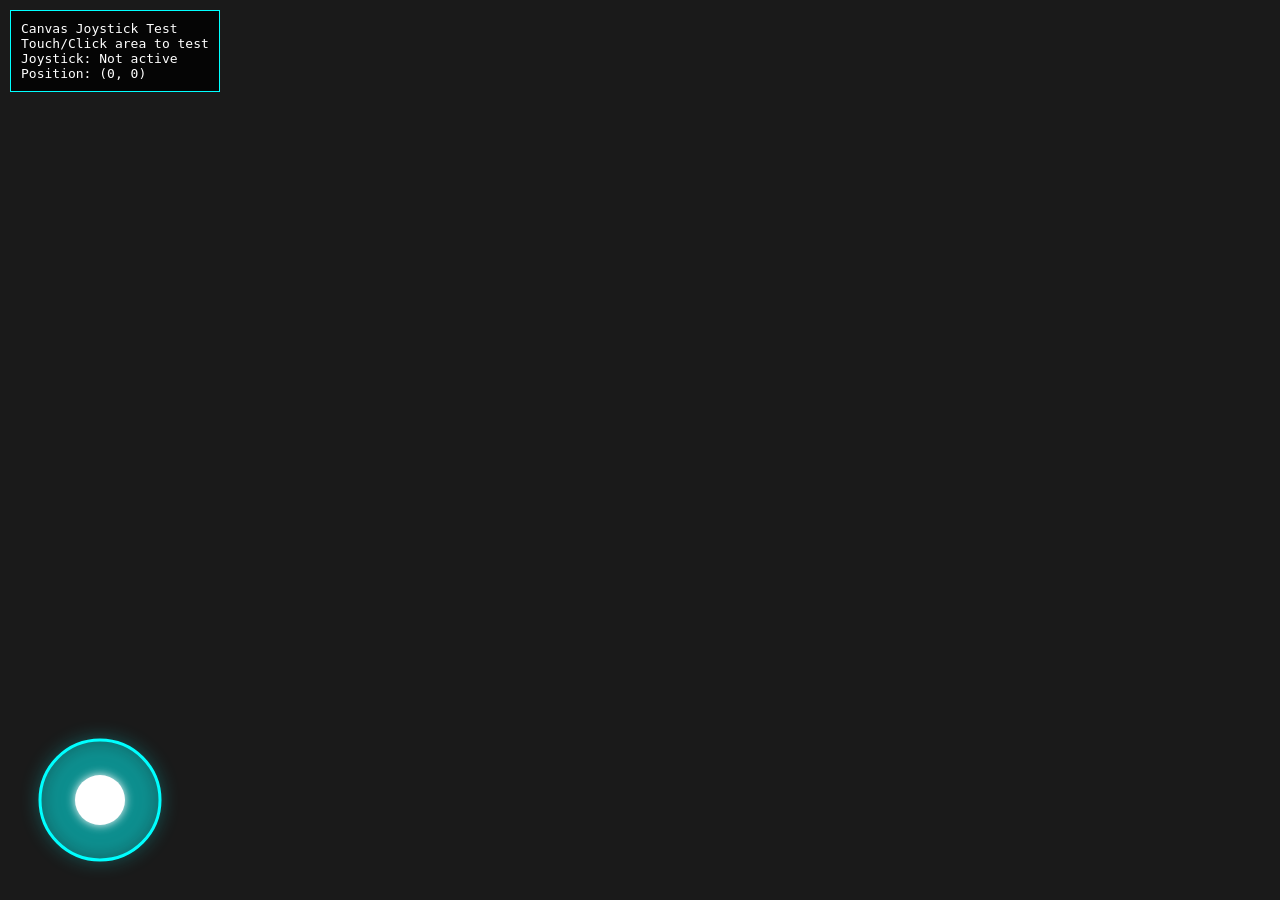
<file: debug_test.html>
<!DOCTYPE html>
<html lang="en">
<head>
    <meta charset="UTF-8">
    <meta name="viewport" content="width=device-width, initial-scale=1.0, user-scalable=no">
    <title>Debug Test - Canvas Joystick</title>
    <style>
        body {
            margin: 0;
            padding: 0;
            background: #1a1a1a;
            color: white;
            font-family: monospace;
            touch-action: none;
        }
        
        #status {
            position: fixed;
            top: 10px;
            left: 10px;
            z-index: 200;
            background: rgba(0,0,0,0.8);
            padding: 10px;
            border: 1px solid #00ffff;
        }
        
        #canvas {
            position: fixed;
            top: 0;
            left: 0;
            width: 100%;
            height: 100%;
            background: transparent;
        }
    </style>
</head>
<body>
    <div id="status">
        <div>Canvas Joystick Test</div>
        <div>Touch/Click area to test</div>
        <div id="joystick-status">Joystick: Not active</div>
        <div id="position-status">Position: (0, 0)</div>
    </div>
    
    <canvas id="canvas"></canvas>
    
    <script>
        console.log('🐛 Debug Test Started');
        
        // Vector2 class
        class Vector2 {
            constructor(x, y) {
                this.x = x;
                this.y = y;
            }
            add(vector) {
                return new Vector2(this.x + vector.x, this.y + vector.y);
            }
            sub(vector) {
                return new Vector2(this.x - vector.x, this.y - vector.y);
            }
            mul(n) {
                return new Vector2(this.x * n, this.y * n);
            }
            div(n) {
                return new Vector2(this.x / n, this.y / n);
            }
            mag() {
                return Math.sqrt(this.x ** 2 + this.y ** 2);
            }
            normalize() {
                return this.mag() === 0 ? new Vector2(0, 0) : this.div(this.mag());
            }
        }
        
        // Test Joystick
        class TestJoystick {
            constructor(x, y, radius, handleRadius) {
                this.pos = new Vector2(x, y);
                this.origin = new Vector2(x, y);
                this.radius = radius;
                this.handleRadius = handleRadius;
                this.handleFriction = 0.25;
                this.ondrag = false;
                this.touchPos = new Vector2(0, 0);
                this.listener();
            }

            listener() {
                // Touch Events
                addEventListener('touchstart', e => {
                    e.preventDefault();
                    this.touchPos = new Vector2(e.touches[0].pageX, e.touches[0].pageY);
                    if (this.touchPos.sub(this.origin).mag() <= this.radius) {
                        this.ondrag = true;
                        document.getElementById('joystick-status').textContent = 'Joystick: ACTIVE (touch)';
                        console.log('🟢 Touch start - joystick active');
                    }
                }, { passive: false });

                addEventListener('touchend', e => {
                    e.preventDefault();
                    this.ondrag = false;
                    document.getElementById('joystick-status').textContent = 'Joystick: Not active';
                    console.log('🔴 Touch end - joystick inactive');
                }, { passive: false });

                addEventListener('touchmove', e => {
                    e.preventDefault();
                    this.touchPos = new Vector2(e.touches[0].pageX, e.touches[0].pageY);
                    if (this.ondrag) {
                        const diff = this.touchPos.sub(this.origin);
                        document.getElementById('position-status').textContent = 
                            `Position: (${diff.x.toFixed(1)}, ${diff.y.toFixed(1)})`;
                    }
                }, { passive: false });

                // Mouse Events
                addEventListener('mousedown', e => {
                    this.touchPos = new Vector2(e.pageX, e.pageY);
                    if (this.touchPos.sub(this.origin).mag() <= this.radius) {
                        this.ondrag = true;
                        document.getElementById('joystick-status').textContent = 'Joystick: ACTIVE (mouse)';
                        console.log('🟢 Mouse down - joystick active');
                    }
                });

                addEventListener('mouseup', () => {
                    this.ondrag = false;
                    document.getElementById('joystick-status').textContent = 'Joystick: Not active';
                    console.log('🔴 Mouse up - joystick inactive');
                });

                addEventListener('mousemove', e => {
                    this.touchPos = new Vector2(e.pageX, e.pageY);
                    if (this.ondrag) {
                        const diff = this.touchPos.sub(this.origin);
                        document.getElementById('position-status').textContent = 
                            `Position: (${diff.x.toFixed(1)}, ${diff.y.toFixed(1)})`;
                    }
                });
            }

            reposition() {
                if (!this.ondrag) {
                    this.pos = this.pos.add(this.origin.sub(this.pos).mul(this.handleFriction));
                } else {
                    const diff = this.touchPos.sub(this.origin);
                    const maxDist = Math.min(diff.mag(), this.radius);
                    this.pos = this.origin.add(diff.normalize().mul(maxDist));
                }
            }

            draw(context) {
                // Draw joystick base (cyan with glow)
                context.shadowColor = '#00ffff';
                context.shadowBlur = 20;
                context.beginPath();
                context.fillStyle = 'rgba(0, 255, 255, 0.3)';
                context.arc(this.origin.x, this.origin.y, this.radius, 0, Math.PI * 2);
                context.fill();
                context.closePath();

                // Draw joystick border
                context.shadowBlur = 0;
                context.beginPath();
                context.strokeStyle = '#00ffff';
                context.lineWidth = 3;
                context.arc(this.origin.x, this.origin.y, this.radius, 0, Math.PI * 2);
                context.stroke();

                // Draw joystick handle (white)
                context.shadowColor = '#ffffff';
                context.shadowBlur = 10;
                context.beginPath();
                context.fillStyle = '#ffffff';
                context.arc(this.pos.x, this.pos.y, this.handleRadius, 0, Math.PI * 2);
                context.fill();
                context.closePath();
                context.shadowBlur = 0;
            }

            update(context) {
                this.reposition();
                this.draw(context);
            }
        }
        
        // Initialize
        const canvas = document.getElementById('canvas');
        const context = canvas.getContext('2d');
        
        function resizeCanvas() {
            canvas.width = window.innerWidth;
            canvas.height = window.innerHeight;
            canvas.style.width = window.innerWidth + 'px';
            canvas.style.height = window.innerHeight + 'px';
        }
        
        resizeCanvas();
        window.addEventListener('resize', resizeCanvas);
        
        // Create joystick
        const joystick = new TestJoystick(100, window.innerHeight - 100, 60, 25);
        
        // Render loop
        function render() {
            context.clearRect(0, 0, canvas.width, canvas.height);
            joystick.update(context);
            requestAnimationFrame(render);
        }
        
        render();
        
        console.log('✅ Debug Test Ready - Try touching or clicking near bottom-left corner');
    </script>
</body>
</html>
</file>
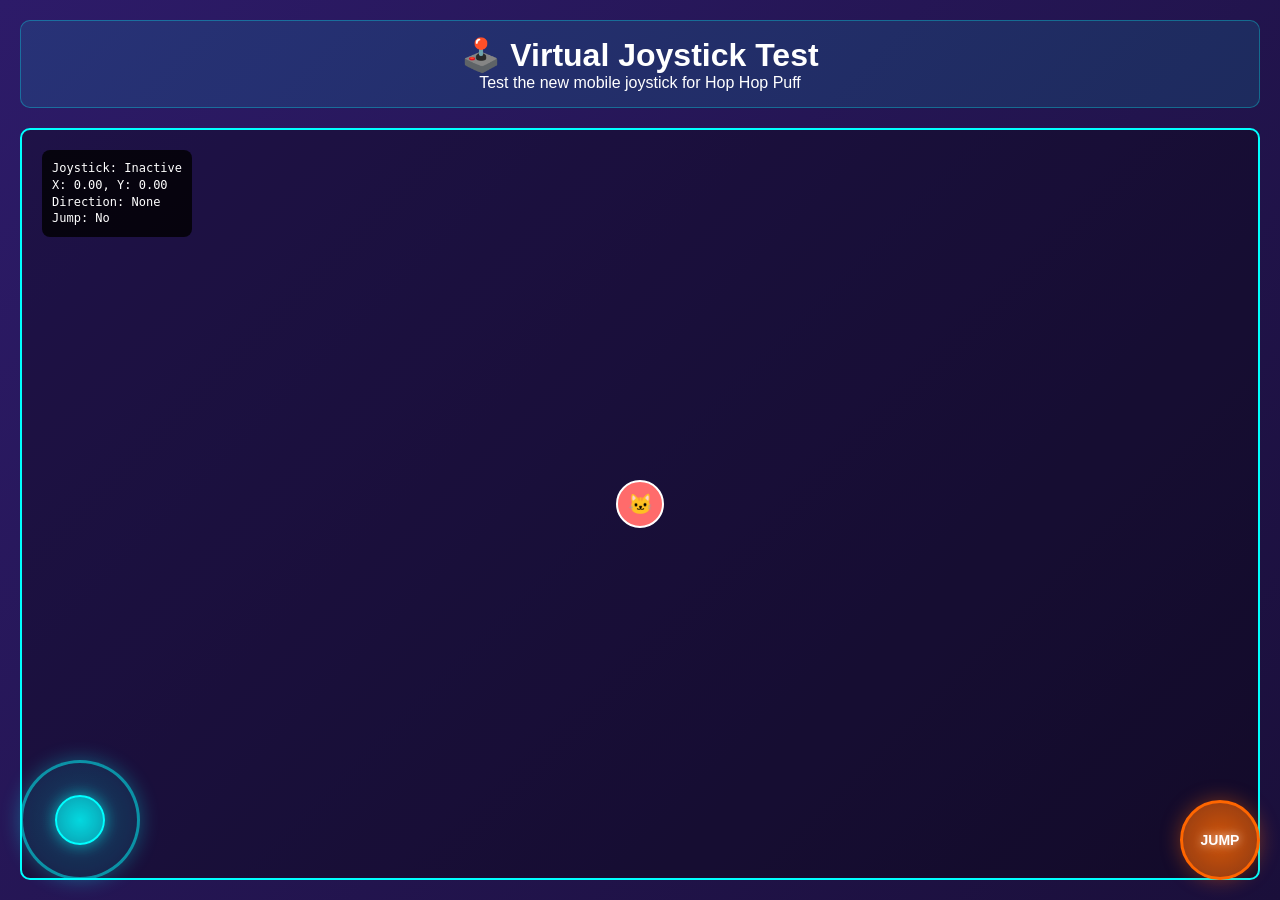
<file: mobile_joystick_test.html>
<!DOCTYPE html>
<html lang="en">
<head>
    <meta charset="UTF-8">
    <meta name="viewport" content="width=device-width, initial-scale=1.0, user-scalable=no, maximum-scale=1.0">
    <title>Mobile Joystick Test - Hop Hop Puff</title>
    
    <style>
        * {
            margin: 0;
            padding: 0;
            box-sizing: border-box;
            -webkit-touch-callout: none;
            -webkit-user-select: none;
            user-select: none;
        }
        
        body {
            background: linear-gradient(135deg, #2D1B69 0%, #1a0f3a 100%);
            color: #fff;
            font-family: Arial, sans-serif;
            overflow: hidden;
            height: 100vh;
            height: 100dvh;
            touch-action: manipulation;
            padding-bottom: env(safe-area-inset-bottom);
        }
        
        .test-container {
            display: flex;
            flex-direction: column;
            height: 100vh;
            height: 100dvh;
            padding: 20px;
            gap: 20px;
        }
        
        .test-header {
            text-align: center;
            background: rgba(0, 255, 255, 0.1);
            padding: 15px;
            border-radius: 10px;
            border: 1px solid rgba(0, 255, 255, 0.3);
        }
        
        .test-area {
            flex: 1;
            background: rgba(0, 0, 0, 0.3);
            border-radius: 10px;
            border: 2px solid #00ffff;
            padding: 20px;
            display: flex;
            flex-direction: column;
            align-items: center;
            justify-content: center;
            position: relative;
        }
        
        .puffy-indicator {
            width: 48px;
            height: 48px;
            background: #ff6b6b;
            border-radius: 50%;
            position: absolute;
            top: 50%;
            left: 50%;
            transform: translate(-50%, -50%);
            border: 2px solid #fff;
            transition: all 0.1s ease;
            display: flex;
            align-items: center;
            justify-content: center;
            font-size: 20px;
        }
        
        .status-display {
            position: absolute;
            top: 20px;
            left: 20px;
            background: rgba(0, 0, 0, 0.8);
            padding: 10px;
            border-radius: 8px;
            font-family: monospace;
            font-size: 12px;
            line-height: 1.4;
        }
        
        /* Virtual Joystick - Same as main game */
        #mobile-controls {
            position: fixed;
            bottom: 0;
            left: 0;
            width: 100%;
            height: 180px;
            pointer-events: none;
            z-index: 100;
            padding-bottom: env(safe-area-inset-bottom);
        }
        
        #virtual-joystick {
            position: absolute;
            bottom: 20px;
            left: 20px;
            width: 120px;
            height: 120px;
            pointer-events: auto;
        }
        
        #joystick-base {
            position: absolute;
            width: 120px;
            height: 120px;
            border-radius: 50%;
            background: radial-gradient(circle, rgba(0, 255, 255, 0.2) 0%, rgba(0, 255, 255, 0.1) 70%, transparent 100%);
            border: 3px solid rgba(0, 255, 255, 0.5);
            box-shadow: 0 0 20px rgba(0, 255, 255, 0.3);
        }
        
        #joystick-knob {
            position: absolute;
            width: 50px;
            height: 50px;
            border-radius: 50%;
            background: radial-gradient(circle, rgba(0, 255, 255, 0.8) 0%, rgba(0, 255, 255, 0.6) 70%);
            border: 2px solid #00ffff;
            box-shadow: 0 0 15px rgba(0, 255, 255, 0.6);
            top: 50%;
            left: 50%;
            transform: translate(-50%, -50%);
            cursor: pointer;
            transition: all 0.1s ease;
        }
        
        #joystick-knob:active,
        #joystick-knob.dragging {
            transform: translate(-50%, -50%) scale(1.1);
            box-shadow: 0 0 25px rgba(0, 255, 255, 0.8);
        }
        
        #jump-button-container {
            position: absolute;
            bottom: 20px;
            right: 20px;
            pointer-events: auto;
        }
        
        .jump-btn {
            width: 80px;
            height: 80px;
            border-radius: 50%;
            background: radial-gradient(circle, rgba(255, 102, 0, 0.8) 0%, rgba(255, 102, 0, 0.6) 70%);
            border: 3px solid #ff6600;
            color: #fff;
            font-size: 14px;
            font-weight: bold;
            cursor: pointer;
            touch-action: manipulation;
            user-select: none;
            -webkit-user-select: none;
            transition: all 0.1s ease;
            display: flex;
            align-items: center;
            justify-content: center;
            box-shadow: 0 0 20px rgba(255, 102, 0, 0.4);
            text-shadow: 0 0 10px rgba(255, 255, 255, 0.8);
        }
        
        .jump-btn:active,
        .jump-btn.pressed {
            transform: scale(0.95);
            box-shadow: 0 0 30px rgba(255, 102, 0, 0.8);
            background: radial-gradient(circle, rgba(255, 102, 0, 1) 0%, rgba(255, 102, 0, 0.8) 70%);
        }
    </style>
</head>
<body>
    <div class="test-container">
        <div class="test-header">
            <h1>🕹️ Virtual Joystick Test</h1>
            <p>Test the new mobile joystick for Hop Hop Puff</p>
        </div>
        
        <div class="test-area">
            <div class="puffy-indicator" id="puffy">🐱</div>
            
            <div class="status-display" id="status">
                Joystick: Inactive<br>
                X: 0.00, Y: 0.00<br>
                Direction: None<br>
                Jump: No
            </div>
        </div>
    </div>
    
    <!-- Virtual Joystick -->
    <div id="mobile-controls">
        <div id="virtual-joystick">
            <div id="joystick-base"></div>
            <div id="joystick-knob"></div>
        </div>
        
        <div id="jump-button-container">
            <button id="jump-btn" class="jump-btn">JUMP</button>
        </div>
    </div>
    
    <script>
        class JoystickTest {
            constructor() {
                this.joystickState = {
                    active: false,
                    x: 0,
                    y: 0,
                    centerX: 0,
                    centerY: 0,
                    maxDistance: 35
                };
                
                this.puffyPos = { x: 0, y: 0 };
                this.isJumping = false;
                
                this.setupJoystick();
                this.setupJumpButton();
                this.updateDisplay();
                
                console.log('🕹️ Joystick test initialized');
            }
            
            setupJoystick() {
                const joystickBase = document.getElementById('joystick-base');
                const joystickKnob = document.getElementById('joystick-knob');
                
                const updateJoystickCenter = () => {
                    const rect = joystickBase.getBoundingClientRect();
                    this.joystickState.centerX = rect.left + rect.width / 2;
                    this.joystickState.centerY = rect.top + rect.height / 2;
                };
                
                updateJoystickCenter();
                window.addEventListener('resize', updateJoystickCenter);
                window.addEventListener('orientationchange', () => {
                    setTimeout(updateJoystickCenter, 200);
                });
                
                const handleTouchStart = (e) => {
                    e.preventDefault();
                    this.joystickState.active = true;
                    joystickKnob.classList.add('dragging');
                    updateJoystickCenter();
                    
                    // Haptic feedback
                    if ('vibrate' in navigator) {
                        navigator.vibrate(30);
                    }
                };
                
                const handleTouchMove = (e) => {
                    if (!this.joystickState.active) return;
                    e.preventDefault();
                    
                    const touch = e.touches[0];
                    const deltaX = touch.clientX - this.joystickState.centerX;
                    const deltaY = touch.clientY - this.joystickState.centerY;
                    
                    const distance = Math.sqrt(deltaX * deltaX + deltaY * deltaY);
                    const limitedDistance = Math.min(distance, this.joystickState.maxDistance);
                    const angle = Math.atan2(deltaY, deltaX);
                    
                    const finalX = Math.cos(angle) * limitedDistance;
                    const finalY = Math.sin(angle) * limitedDistance;
                    
                    joystickKnob.style.transform = `translate(calc(-50% + ${finalX}px), calc(-50% + ${finalY}px))`;
                    
                    this.joystickState.x = finalX / this.joystickState.maxDistance;
                    this.joystickState.y = finalY / this.joystickState.maxDistance;
                    
                    this.updateMovement();
                };
                
                const handleTouchEnd = (e) => {
                    e.preventDefault();
                    this.joystickState.active = false;
                    joystickKnob.classList.remove('dragging');
                    
                    joystickKnob.style.transform = 'translate(-50%, -50%)';
                    
                    this.joystickState.x = 0;
                    this.joystickState.y = 0;
                    
                    this.updateMovement();
                };
                
                joystickKnob.addEventListener('touchstart', handleTouchStart, { passive: false });
                document.addEventListener('touchmove', handleTouchMove, { passive: false });
                document.addEventListener('touchend', handleTouchEnd, { passive: false });
                
                // Mouse events for desktop testing
                joystickKnob.addEventListener('mousedown', handleTouchStart);
                document.addEventListener('mousemove', (e) => {
                    if (!this.joystickState.active) return;
                    
                    const deltaX = e.clientX - this.joystickState.centerX;
                    const deltaY = e.clientY - this.joystickState.centerY;
                    
                    const distance = Math.sqrt(deltaX * deltaX + deltaY * deltaY);
                    const limitedDistance = Math.min(distance, this.joystickState.maxDistance);
                    const angle = Math.atan2(deltaY, deltaX);
                    
                    const finalX = Math.cos(angle) * limitedDistance;
                    const finalY = Math.sin(angle) * limitedDistance;
                    
                    joystickKnob.style.transform = `translate(calc(-50% + ${finalX}px), calc(-50% + ${finalY}px))`;
                    
                    this.joystickState.x = finalX / this.joystickState.maxDistance;
                    this.joystickState.y = finalY / this.joystickState.maxDistance;
                    
                    this.updateMovement();
                });
                
                document.addEventListener('mouseup', handleTouchEnd);
            }
            
            setupJumpButton() {
                const jumpBtn = document.getElementById('jump-btn');
                
                jumpBtn.addEventListener('touchstart', (e) => {
                    e.preventDefault();
                    jumpBtn.classList.add('pressed');
                    this.handleJump();
                }, { passive: false });
                
                jumpBtn.addEventListener('touchend', (e) => {
                    e.preventDefault();
                    jumpBtn.classList.remove('pressed');
                    this.isJumping = false;
                    this.updateDisplay();
                }, { passive: false });
                
                jumpBtn.addEventListener('mousedown', (e) => {
                    jumpBtn.classList.add('pressed');
                    this.handleJump();
                });
                
                jumpBtn.addEventListener('mouseup', (e) => {
                    jumpBtn.classList.remove('pressed');
                    this.isJumping = false;
                    this.updateDisplay();
                });
            }
            
            handleJump() {
                this.isJumping = true;
                
                // Haptic feedback
                if ('vibrate' in navigator) {
                    navigator.vibrate(50);
                }
                
                // Simulate jump animation
                const puffy = document.getElementById('puffy');
                puffy.style.transform = 'translate(-50%, -70%)';
                setTimeout(() => {
                    puffy.style.transform = 'translate(-50%, -50%)';
                }, 300);
                
                this.updateDisplay();
            }
            
            updateMovement() {
                const deadZone = 0.2;
                
                if (Math.abs(this.joystickState.x) > deadZone) {
                    this.puffyPos.x += this.joystickState.x * 3; // Movement speed
                }
                
                // Constrain to test area
                this.puffyPos.x = Math.max(-200, Math.min(200, this.puffyPos.x));
                
                // Update puffy position
                const puffy = document.getElementById('puffy');
                puffy.style.transform = `translate(calc(-50% + ${this.puffyPos.x}px), -50%)`;
                
                this.updateDisplay();
            }
            
            updateDisplay() {
                const status = document.getElementById('status');
                const direction = this.getDirection();
                
                status.innerHTML = `
                    Joystick: ${this.joystickState.active ? 'Active' : 'Inactive'}<br>
                    X: ${this.joystickState.x.toFixed(2)}, Y: ${this.joystickState.y.toFixed(2)}<br>
                    Direction: ${direction}<br>
                    Jump: ${this.isJumping ? 'Yes' : 'No'}
                `;
            }
            
            getDirection() {
                const deadZone = 0.2;
                const x = this.joystickState.x;
                const y = this.joystickState.y;
                
                if (Math.abs(x) < deadZone && Math.abs(y) < deadZone) {
                    return 'None';
                }
                
                let direction = '';
                
                if (y < -deadZone) direction += 'Up ';
                if (y > deadZone) direction += 'Down ';
                if (x < -deadZone) direction += 'Left ';
                if (x > deadZone) direction += 'Right ';
                
                return direction.trim() || 'None';
            }
        }
        
        // Initialize test when page loads
        document.addEventListener('DOMContentLoaded', () => {
            window.joystickTest = new JoystickTest();
        });
    </script>
</body>
</html>
</file>
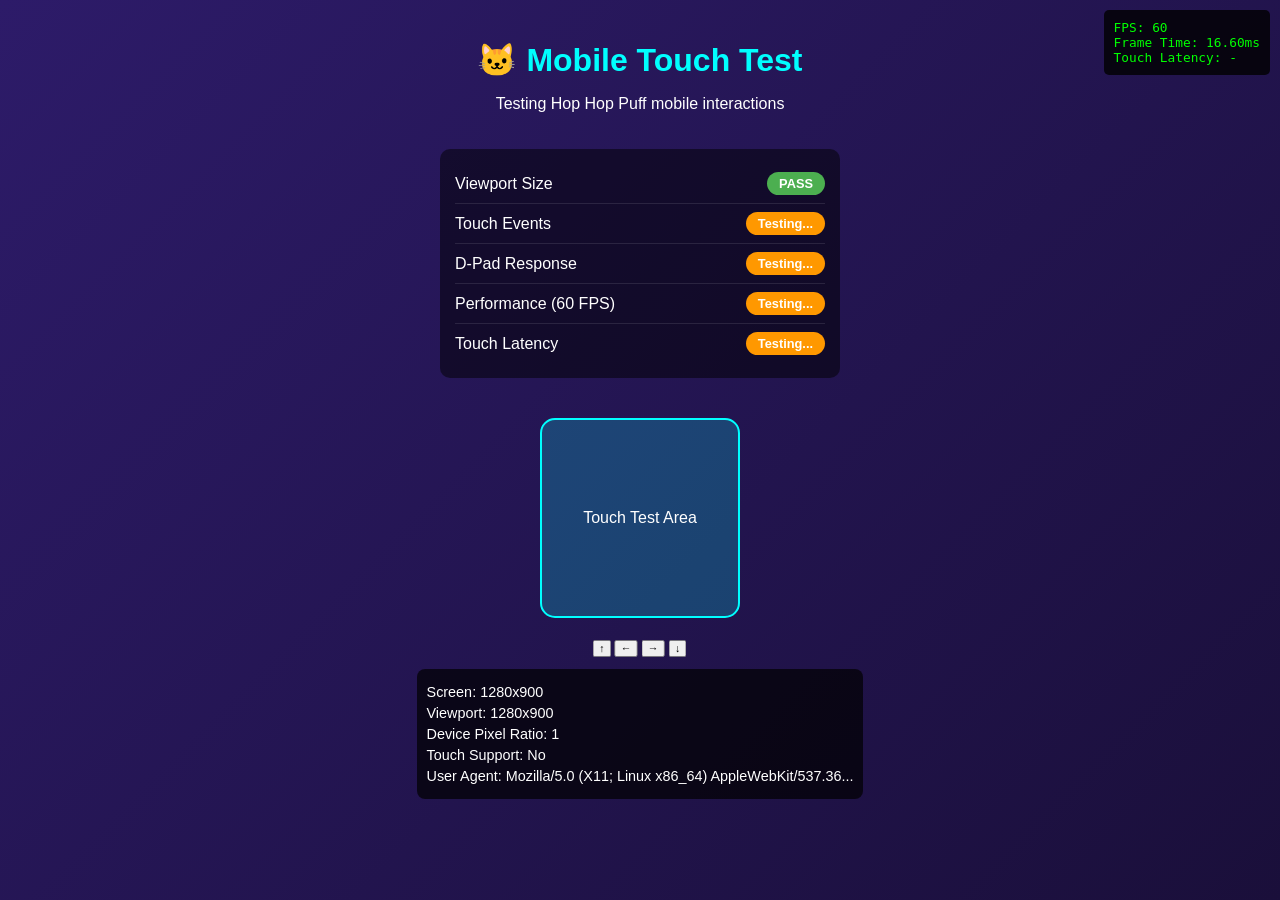
<file: mobile_test.html>
<!DOCTYPE html>
<html lang="en">
<head>
    <meta charset="UTF-8">
    <meta name="viewport" content="width=device-width, initial-scale=1, maximum-scale=1, user-scalable=no">
    <meta http-equiv="Cache-Control" content="no-cache, no-store, must-revalidate">
    <meta http-equiv="Pragma" content="no-cache">
    <meta http-equiv="Expires" content="0">
    
    <title>Hop Hop Puff - Mobile Touch Test</title>
    
    <link rel="stylesheet" href="styles/mobile.css">
    
    <style>
        /* Mobile Test Specific Styles */
        #test-container {
            position: fixed;
            top: 0;
            left: 0;
            width: 100%;
            height: 100%;
            background: linear-gradient(135deg, #2D1B69 0%, #1a0f3a 100%);
            display: flex;
            flex-direction: column;
            align-items: center;
            justify-content: flex-start;
            padding: 20px;
            color: #fff;
            font-family: Arial, sans-serif;
        }
        
        #test-header {
            text-align: center;
            margin-bottom: 20px;
        }
        
        #test-header h1 {
            color: #00ffff;
            font-size: clamp(1.5rem, 6vw, 2rem);
            margin-bottom: 10px;
        }
        
        #test-results {
            width: 100%;
            max-width: 400px;
            background: rgba(0, 0, 0, 0.5);
            border-radius: 10px;
            padding: 15px;
            margin-bottom: 20px;
        }
        
        .test-item {
            display: flex;
            justify-content: space-between;
            align-items: center;
            padding: 8px 0;
            border-bottom: 1px solid rgba(255, 255, 255, 0.1);
        }
        
        .test-item:last-child {
            border-bottom: none;
        }
        
        .test-status {
            padding: 4px 12px;
            border-radius: 20px;
            font-size: 0.8rem;
            font-weight: bold;
        }
        
        .test-status.pass {
            background: #4CAF50;
            color: white;
        }
        
        .test-status.fail {
            background: #f44336;
            color: white;
        }
        
        .test-status.pending {
            background: #ff9800;
            color: white;
        }
        
        #touch-area {
            width: 200px;
            height: 200px;
            background: rgba(0, 255, 255, 0.2);
            border: 2px solid #00ffff;
            border-radius: 15px;
            display: flex;
            align-items: center;
            justify-content: center;
            margin: 20px auto;
            touch-action: manipulation;
            user-select: none;
            position: relative;
        }
        
        #touch-feedback {
            position: absolute;
            width: 30px;
            height: 30px;
            background: #00ffff;
            border-radius: 50%;
            opacity: 0;
            transform: scale(0);
            transition: all 0.2s ease;
            pointer-events: none;
        }
        
        #touch-feedback.active {
            opacity: 0.8;
            transform: scale(1);
        }
        
        .virtual-dpad-test {
            transform: scale(0.8);
        }
        
        #device-info {
            background: rgba(0, 0, 0, 0.7);
            border-radius: 8px;
            padding: 10px;
            margin-top: 10px;
            font-size: 0.9rem;
        }
        
        .info-item {
            margin: 5px 0;
        }
        
        #performance-monitor {
            position: fixed;
            top: 10px;
            right: 10px;
            background: rgba(0, 0, 0, 0.8);
            padding: 10px;
            border-radius: 5px;
            font-family: monospace;
            font-size: 0.8rem;
            color: #00ff00;
        }
    </style>
</head>
<body>
    <div id="test-container">
        <div id="test-header">
            <h1>🐱 Mobile Touch Test</h1>
            <p>Testing Hop Hop Puff mobile interactions</p>
        </div>
        
        <div id="test-results">
            <div class="test-item">
                <span>Viewport Size</span>
                <span class="test-status pending" id="viewport-test">Testing...</span>
            </div>
            <div class="test-item">
                <span>Touch Events</span>
                <span class="test-status pending" id="touch-test">Testing...</span>
            </div>
            <div class="test-item">
                <span>D-Pad Response</span>
                <span class="test-status pending" id="dpad-test">Testing...</span>
            </div>
            <div class="test-item">
                <span>Performance (60 FPS)</span>
                <span class="test-status pending" id="performance-test">Testing...</span>
            </div>
            <div class="test-item">
                <span>Touch Latency</span>
                <span class="test-status pending" id="latency-test">Testing...</span>
            </div>
        </div>
        
        <div id="touch-area">
            <div id="touch-feedback"></div>
            <span>Touch Test Area</span>
        </div>
        
        <!-- Virtual D-Pad Test -->
        <div id="mobile-controls" class="mobile-only virtual-dpad-test">
            <div id="virtual-dpad">
                <button class="dpad-btn" id="dpad-up" data-direction="up">↑</button>
                <button class="dpad-btn" id="dpad-left" data-direction="left">←</button>
                <button class="dpad-btn" id="dpad-right" data-direction="right">→</button>
                <button class="dpad-btn" id="dpad-down" data-direction="down">↓</button>
            </div>
        </div>
        
        <div id="device-info">
            <div class="info-item">Screen: <span id="screen-size">-</span></div>
            <div class="info-item">Viewport: <span id="viewport-size">-</span></div>
            <div class="info-item">Device Pixel Ratio: <span id="pixel-ratio">-</span></div>
            <div class="info-item">Touch Support: <span id="touch-support">-</span></div>
            <div class="info-item">User Agent: <span id="user-agent">-</span></div>
        </div>
    </div>
    
    <div id="performance-monitor">
        <div>FPS: <span id="fps-counter">60</span></div>
        <div>Frame Time: <span id="frame-time">16.67ms</span></div>
        <div>Touch Latency: <span id="touch-latency">-</span></div>
    </div>
    
    <script>
        // Mobile Touch Test Script
        class MobileTouchTest {
            constructor() {
                this.tests = {
                    viewport: false,
                    touch: false,
                    dpad: false,
                    performance: false,
                    latency: false
                };
                
                this.touchStartTime = 0;
                this.frameCount = 0;
                this.lastFrameTime = performance.now();
                this.fps = 60;
                
                this.init();
            }
            
            init() {
                this.detectDeviceInfo();
                this.testViewport();
                this.setupTouchTests();
                this.setupDPadTests();
                this.startPerformanceMonitoring();
                this.updateResults();
            }
            
            detectDeviceInfo() {
                document.getElementById('screen-size').textContent = 
                    `${screen.width}x${screen.height}`;
                document.getElementById('viewport-size').textContent = 
                    `${window.innerWidth}x${window.innerHeight}`;
                document.getElementById('pixel-ratio').textContent = 
                    window.devicePixelRatio || 1;
                document.getElementById('touch-support').textContent = 
                    'ontouchstart' in window ? 'Yes' : 'No';
                document.getElementById('user-agent').textContent = 
                    navigator.userAgent.substring(0, 50) + '...';
            }
            
            testViewport() {
                const width = window.innerWidth;
                const height = window.innerHeight;
                
                // Test if viewport is mobile-sized (320px-428px width)
                if (width >= 320 && width <= 428) {
                    this.tests.viewport = true;
                } else if (width >= 280) { // Allow some flexibility
                    this.tests.viewport = true;
                }
                
                this.updateTestStatus('viewport-test', this.tests.viewport);
            }
            
            setupTouchTests() {
                const touchArea = document.getElementById('touch-area');
                const touchFeedback = document.getElementById('touch-feedback');
                
                // Touch events
                touchArea.addEventListener('touchstart', (e) => {
                    e.preventDefault();
                    this.touchStartTime = performance.now();
                    
                    const touch = e.touches[0];
                    const rect = touchArea.getBoundingClientRect();
                    const x = touch.clientX - rect.left;
                    const y = touch.clientY - rect.top;
                    
                    touchFeedback.style.left = (x - 15) + 'px';
                    touchFeedback.style.top = (y - 15) + 'px';
                    touchFeedback.classList.add('active');
                    
                    this.tests.touch = true;
                    this.updateTestStatus('touch-test', true);
                }, { passive: false });
                
                touchArea.addEventListener('touchend', (e) => {
                    e.preventDefault();
                    touchFeedback.classList.remove('active');
                    
                    // Test touch latency
                    const latency = performance.now() - this.touchStartTime;
                    document.getElementById('touch-latency').textContent = latency.toFixed(1) + 'ms';
                    
                    // Pass if latency < 50ms (spec requirement)
                    this.tests.latency = latency < 50;
                    this.updateTestStatus('latency-test', this.tests.latency);
                }, { passive: false });
                
                // Mouse fallback for desktop testing
                touchArea.addEventListener('mousedown', (e) => {
                    this.touchStartTime = performance.now();
                    
                    const rect = touchArea.getBoundingClientRect();
                    const x = e.clientX - rect.left;
                    const y = e.clientY - rect.top;
                    
                    touchFeedback.style.left = (x - 15) + 'px';
                    touchFeedback.style.top = (y - 15) + 'px';
                    touchFeedback.classList.add('active');
                    
                    this.tests.touch = true;
                    this.updateTestStatus('touch-test', true);
                });
                
                touchArea.addEventListener('mouseup', () => {
                    touchFeedback.classList.remove('active');
                    
                    const latency = performance.now() - this.touchStartTime;
                    document.getElementById('touch-latency').textContent = latency.toFixed(1) + 'ms';
                    this.tests.latency = latency < 50;
                    this.updateTestStatus('latency-test', this.tests.latency);
                });
            }
            
            setupDPadTests() {
                const dpadButtons = document.querySelectorAll('.dpad-btn');
                let dpadInteractions = 0;
                
                dpadButtons.forEach(btn => {
                    // Touch events
                    btn.addEventListener('touchstart', (e) => {
                        e.preventDefault();
                        btn.classList.add('pressed');
                        dpadInteractions++;
                        
                        if (dpadInteractions >= 2) {
                            this.tests.dpad = true;
                            this.updateTestStatus('dpad-test', true);
                        }
                    }, { passive: false });
                    
                    btn.addEventListener('touchend', (e) => {
                        e.preventDefault();
                        btn.classList.remove('pressed');
                    }, { passive: false });
                    
                    // Mouse fallback
                    btn.addEventListener('mousedown', (e) => {
                        btn.classList.add('pressed');
                        dpadInteractions++;
                        
                        if (dpadInteractions >= 2) {
                            this.tests.dpad = true;
                            this.updateTestStatus('dpad-test', true);
                        }
                    });
                    
                    btn.addEventListener('mouseup', () => {
                        btn.classList.remove('pressed');
                    });
                });
            }
            
            startPerformanceMonitoring() {
                const monitor = () => {
                    const now = performance.now();
                    const deltaTime = now - this.lastFrameTime;
                    
                    this.frameCount++;
                    this.fps = 1000 / deltaTime;
                    
                    document.getElementById('fps-counter').textContent = 
                        Math.round(this.fps);
                    document.getElementById('frame-time').textContent = 
                        deltaTime.toFixed(2) + 'ms';
                    
                    // Test if maintaining 60 FPS (within reasonable tolerance)
                    if (this.frameCount > 60) { // Wait for stabilization
                        this.tests.performance = this.fps >= 55; // Allow some tolerance
                        this.updateTestStatus('performance-test', this.tests.performance);
                    }
                    
                    this.lastFrameTime = now;
                    requestAnimationFrame(monitor);
                };
                
                requestAnimationFrame(monitor);
            }
            
            updateTestStatus(elementId, passed) {
                const element = document.getElementById(elementId);
                element.textContent = passed ? 'PASS' : 'FAIL';
                element.className = `test-status ${passed ? 'pass' : 'fail'}`;
            }
            
            updateResults() {
                // Update test results every 500ms
                setTimeout(() => {
                    this.updateResults();
                }, 500);
            }
        }
        
        // Initialize mobile test when page loads
        document.addEventListener('DOMContentLoaded', () => {
            new MobileTouchTest();
        });
        
        // Prevent default touch behaviors
        document.addEventListener('touchmove', (e) => {
            e.preventDefault();
        }, { passive: false });
        
        document.addEventListener('touchstart', (e) => {
            if (e.touches.length > 1) {
                e.preventDefault(); // Prevent pinch zoom
            }
        }, { passive: false });
    </script>
</body>
</html>
</file>
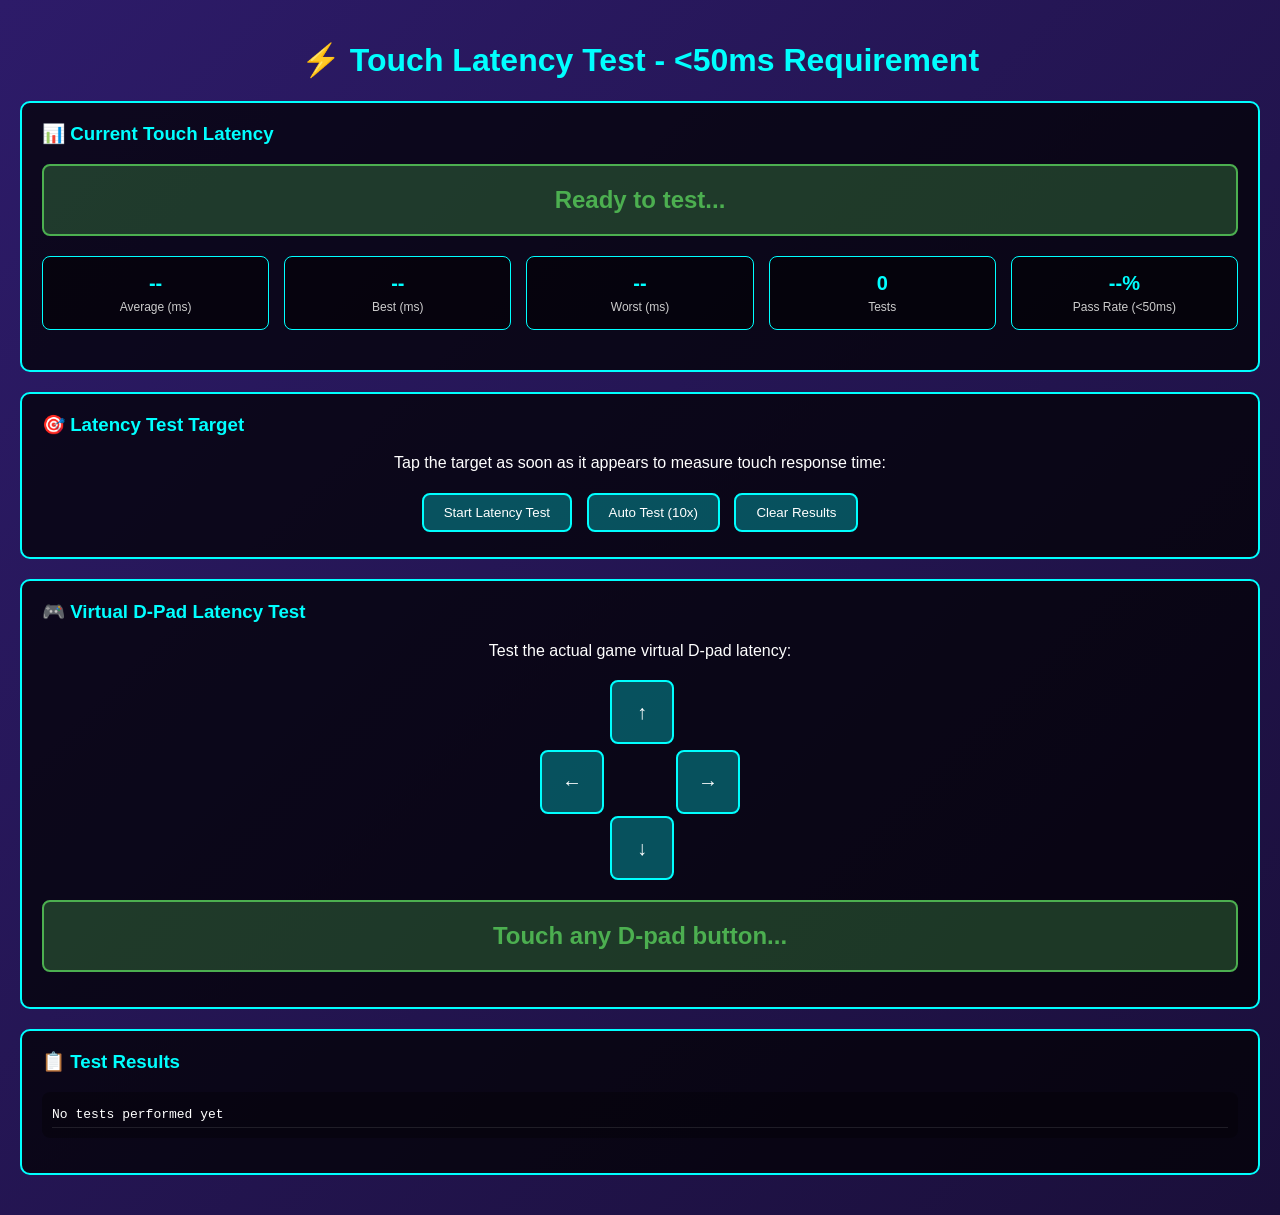
<file: touch_latency_test.html>
<!DOCTYPE html>
<html lang="en">
<head>
    <meta charset="UTF-8">
    <meta name="viewport" content="width=device-width, initial-scale=1, maximum-scale=1, user-scalable=no">
    <title>Touch Latency Test - <50ms Requirement</title>
    
    <style>
        body {
            background: linear-gradient(135deg, #2D1B69 0%, #1a0f3a 100%);
            color: #fff;
            font-family: Arial, sans-serif;
            padding: 20px;
            margin: 0;
            touch-action: manipulation;
        }
        
        .test-section {
            background: rgba(0, 0, 0, 0.7);
            border: 2px solid #00ffff;
            border-radius: 10px;
            padding: 20px;
            margin: 20px 0;
        }
        
        .test-section h3 {
            color: #00ffff;
            margin-top: 0;
        }
        
        .latency-display {
            font-size: 24px;
            font-weight: bold;
            text-align: center;
            padding: 20px;
            margin: 15px 0;
            border-radius: 8px;
        }
        
        .latency-good {
            background: rgba(76, 175, 80, 0.3);
            border: 2px solid #4CAF50;
            color: #4CAF50;
        }
        
        .latency-warning {
            background: rgba(255, 193, 7, 0.3);
            border: 2px solid #FFC107;
            color: #FFC107;
        }
        
        .latency-bad {
            background: rgba(244, 67, 54, 0.3);
            border: 2px solid #F44336;
            color: #F44336;
        }
        
        .test-target {
            width: 100px;
            height: 100px;
            background: rgba(0, 255, 255, 0.3);
            border: 3px solid #00ffff;
            border-radius: 50%;
            margin: 20px auto;
            display: flex;
            align-items: center;
            justify-content: center;
            font-size: 14px;
            text-align: center;
            cursor: pointer;
            transition: all 0.1s ease;
            touch-action: manipulation;
        }
        
        .test-target:active {
            background: rgba(0, 255, 255, 0.8);
            transform: scale(0.95);
        }
        
        .stats-grid {
            display: grid;
            grid-template-columns: repeat(auto-fit, minmax(120px, 1fr));
            gap: 15px;
            margin: 20px 0;
        }
        
        .stat-card {
            background: rgba(0, 0, 0, 0.5);
            border: 1px solid #00ffff;
            border-radius: 8px;
            padding: 15px;
            text-align: center;
        }
        
        .stat-value {
            font-size: 20px;
            font-weight: bold;
            color: #00ffff;
        }
        
        .stat-label {
            font-size: 12px;
            color: #ccc;
            margin-top: 5px;
        }
        
        .virtual-dpad {
            position: relative;
            width: 200px;
            height: 200px;
            margin: 20px auto;
        }
        
        .dpad-btn {
            position: absolute;
            width: 60px;
            height: 60px;
            background: rgba(0, 255, 255, 0.3);
            border: 2px solid #00ffff;
            border-radius: 8px;
            display: flex;
            align-items: center;
            justify-content: center;
            font-size: 20px;
            cursor: pointer;
            transition: all 0.1s ease;
            touch-action: manipulation;
            user-select: none;
        }
        
        .dpad-btn:active {
            background: rgba(0, 255, 255, 0.8);
            transform: scale(0.9);
        }
        
        .dpad-up { top: 0; left: 70px; }
        .dpad-left { top: 70px; left: 0; }
        .dpad-right { top: 70px; right: 0; }
        .dpad-down { bottom: 0; left: 70px; }
        
        button {
            background: rgba(0, 255, 255, 0.3);
            border: 2px solid #00ffff;
            border-radius: 8px;
            color: #fff;
            padding: 10px 20px;
            cursor: pointer;
            margin: 5px;
        }
        
        button:hover {
            background: rgba(0, 255, 255, 0.6);
        }
        
        .results-list {
            max-height: 200px;
            overflow-y: auto;
            background: rgba(0, 0, 0, 0.3);
            border-radius: 8px;
            padding: 10px;
            margin: 15px 0;
        }
        
        .result-item {
            padding: 5px 0;
            border-bottom: 1px solid rgba(255, 255, 255, 0.1);
            font-family: monospace;
        }
    </style>
</head>
<body>
    <h1 style="color: #00ffff; text-align: center;">⚡ Touch Latency Test - <50ms Requirement</h1>
    
    <div class="test-section">
        <h3>📊 Current Touch Latency</h3>
        <div id="current-latency" class="latency-display latency-good">
            Ready to test...
        </div>
        
        <div class="stats-grid">
            <div class="stat-card">
                <div id="avg-latency" class="stat-value">--</div>
                <div class="stat-label">Average (ms)</div>
            </div>
            <div class="stat-card">
                <div id="min-latency" class="stat-value">--</div>
                <div class="stat-label">Best (ms)</div>
            </div>
            <div class="stat-card">
                <div id="max-latency" class="stat-value">--</div>
                <div class="stat-label">Worst (ms)</div>
            </div>
            <div class="stat-card">
                <div id="test-count" class="stat-value">0</div>
                <div class="stat-label">Tests</div>
            </div>
            <div class="stat-card">
                <div id="pass-rate" class="stat-value">--%</div>
                <div class="stat-label">Pass Rate (<50ms)</div>
            </div>
        </div>
    </div>
    
    <div class="test-section">
        <h3>🎯 Latency Test Target</h3>
        <p style="text-align: center;">Tap the target as soon as it appears to measure touch response time:</p>
        
        <div id="test-target" class="test-target" style="display: none;">
            TAP ME!
        </div>
        
        <div style="text-align: center;">
            <button id="start-test">Start Latency Test</button>
            <button id="auto-test">Auto Test (10x)</button>
            <button id="clear-results">Clear Results</button>
        </div>
    </div>
    
    <div class="test-section">
        <h3>🎮 Virtual D-Pad Latency Test</h3>
        <p style="text-align: center;">Test the actual game virtual D-pad latency:</p>
        
        <div class="virtual-dpad">
            <div class="dpad-btn dpad-up" data-direction="up">↑</div>
            <div class="dpad-btn dpad-left" data-direction="left">←</div>
            <div class="dpad-btn dpad-right" data-direction="right">→</div>
            <div class="dpad-btn dpad-down" data-direction="down">↓</div>
        </div>
        
        <div id="dpad-latency" class="latency-display latency-good">
            Touch any D-pad button...
        </div>
    </div>
    
    <div class="test-section">
        <h3>📋 Test Results</h3>
        <div id="results-list" class="results-list">
            <div class="result-item">No tests performed yet</div>
        </div>
    </div>
    
    <script>
        class TouchLatencyTester {
            constructor() {
                this.results = [];
                this.isTestActive = false;
                this.testStartTime = 0;
                this.autoTestCount = 0;
                this.maxAutoTests = 10;
                
                this.init();
            }
            
            init() {
                this.setupEventListeners();
                this.updateDisplay();
            }
            
            setupEventListeners() {
                // Test target events
                document.getElementById('start-test').addEventListener('click', () => {
                    this.startSingleTest();
                });
                
                document.getElementById('auto-test').addEventListener('click', () => {
                    this.startAutoTest();
                });
                
                document.getElementById('clear-results').addEventListener('click', () => {
                    this.clearResults();
                });
                
                const target = document.getElementById('test-target');
                target.addEventListener('touchstart', (e) => {
                    e.preventDefault();
                    this.handleTargetTouch();
                }, { passive: false });
                
                target.addEventListener('mousedown', (e) => {
                    this.handleTargetTouch();
                });
                
                // D-pad latency testing
                const dpadButtons = document.querySelectorAll('.dpad-btn');
                dpadButtons.forEach(btn => {
                    btn.addEventListener('touchstart', (e) => {
                        e.preventDefault();
                        this.measureDpadLatency(btn, e);
                    }, { passive: false });
                    
                    btn.addEventListener('mousedown', (e) => {
                        this.measureDpadLatency(btn, e);
                    });
                });
            }
            
            startSingleTest() {
                console.log('🎯 Starting single latency test...');
                
                const target = document.getElementById('test-target');
                
                // Random delay before showing target (500-2000ms)
                const delay = 500 + Math.random() * 1500;
                
                setTimeout(() => {
                    this.testStartTime = performance.now();
                    this.isTestActive = true;
                    target.style.display = 'flex';
                    
                    // Auto-hide after 3 seconds if not touched
                    setTimeout(() => {
                        if (this.isTestActive) {
                            this.isTestActive = false;
                            target.style.display = 'none';
                            this.addResult(null, 'Timeout - no touch detected');
                        }
                    }, 3000);
                }, delay);
            }
            
            startAutoTest() {
                console.log('🤖 Starting automated 10-test sequence...');
                this.autoTestCount = 0;
                this.runNextAutoTest();
            }
            
            runNextAutoTest() {
                if (this.autoTestCount >= this.maxAutoTests) {
                    console.log('✅ Auto test sequence complete!');
                    return;
                }
                
                this.autoTestCount++;
                console.log('🎯 Auto test ' + this.autoTestCount + '/' + this.maxAutoTests);
                
                // Simulate automated touch after random delay
                const target = document.getElementById('test-target');
                const delay = 200 + Math.random() * 800;
                
                setTimeout(() => {
                    this.testStartTime = performance.now();
                    this.isTestActive = true;
                    target.style.display = 'flex';
                    
                    // Simulate touch after 50-200ms (human-like response)
                    const responseTime = 20 + Math.random() * 100;
                    setTimeout(() => {
                        if (this.isTestActive) {
                            this.handleTargetTouch();
                        }
                    }, responseTime);
                }, delay);
            }
            
            handleTargetTouch() {
                if (!this.isTestActive) return;
                
                const touchTime = performance.now();
                const latency = touchTime - this.testStartTime;
                
                this.isTestActive = false;
                document.getElementById('test-target').style.display = 'none';
                
                this.addResult(latency);
                
                // Continue auto test if running
                if (this.autoTestCount < this.maxAutoTests && this.autoTestCount > 0) {
                    setTimeout(() => {
                        this.runNextAutoTest();
                    }, 1000);
                }
            }
            
            measureDpadLatency(btn, event) {
                const startTime = performance.now();
                
                // Measure time until visual feedback appears
                requestAnimationFrame(() => {
                    const endTime = performance.now();
                    const latency = endTime - startTime;
                    
                    this.displayDpadLatency(latency, btn.dataset.direction);
                });
            }
            
            displayDpadLatency(latency, direction) {
                const display = document.getElementById('dpad-latency');
                const rounded = Math.round(latency * 10) / 10;
                
                let className = 'latency-good';
                let status = '✅ EXCELLENT';
                
                if (latency > 50) {
                    className = 'latency-bad';
                    status = '❌ TOO SLOW';
                } else if (latency > 30) {
                    className = 'latency-warning';
                    status = '⚠️ MARGINAL';
                }
                
                display.className = 'latency-display ' + className;
                display.innerHTML = direction.toUpperCase() + ' D-PAD<br>' + rounded + 'ms<br><small>' + status + '</small>';
            }
            
            addResult(latency, note) {
                const result = {
                    timestamp: new Date().toLocaleTimeString(),
                    latency: latency,
                    note: note || null
                };
                
                this.results.push(result);
                this.updateDisplay();
                this.updateResultsList();
                
                console.log('📊 Touch latency: ' + (latency ? Math.round(latency * 10) / 10 + 'ms' : 'timeout'));
            }
            
            updateDisplay() {
                if (this.results.length === 0) return;
                
                const validResults = this.results.filter(r => r.latency !== null);
                
                if (validResults.length === 0) {
                    document.getElementById('current-latency').innerHTML = 'No valid results yet';
                    return;
                }
                
                const latencies = validResults.map(r => r.latency);
                const avg = latencies.reduce((a, b) => a + b, 0) / latencies.length;
                const min = Math.min.apply(Math, latencies);
                const max = Math.max.apply(Math, latencies);
                const passCount = latencies.filter(l => l < 50).length;
                const passRate = (passCount / latencies.length) * 100;
                
                // Update current latency display
                const latest = latencies[latencies.length - 1];
                const currentDisplay = document.getElementById('current-latency');
                const rounded = Math.round(latest * 10) / 10;
                
                let className = 'latency-good';
                let status = '✅ PASS (<50ms)';
                
                if (latest >= 50) {
                    className = 'latency-bad';
                    status = '❌ FAIL (≥50ms)';
                } else if (latest >= 30) {
                    className = 'latency-warning';
                    status = '⚠️ MARGINAL';
                }
                
                currentDisplay.className = 'latency-display ' + className;
                currentDisplay.innerHTML = rounded + 'ms<br><small>' + status + '</small>';
                
                // Update stats
                document.getElementById('avg-latency').textContent = Math.round(avg * 10) / 10;
                document.getElementById('min-latency').textContent = Math.round(min * 10) / 10;
                document.getElementById('max-latency').textContent = Math.round(max * 10) / 10;
                document.getElementById('test-count').textContent = validResults.length;
                document.getElementById('pass-rate').textContent = Math.round(passRate) + '%';
            }
            
            updateResultsList() {
                const list = document.getElementById('results-list');
                
                if (this.results.length === 0) {
                    list.innerHTML = '<div class="result-item">No tests performed yet</div>';
                    return;
                }
                
                const recentResults = this.results.slice(-10).reverse();
                list.innerHTML = recentResults.map(function(result) {
                    const latencyText = result.latency ? 
                        (Math.round(result.latency * 10) / 10) + 'ms' : 
                        'TIMEOUT';
                    
                    const status = result.latency && result.latency < 50 ? '✅' : '❌';
                    
                    return '<div class="result-item">' + 
                        result.timestamp + ' - ' + latencyText + ' ' + status +
                        (result.note ? '<br><small>' + result.note + '</small>' : '') +
                        '</div>';
                }).join('');
            }
            
            clearResults() {
                this.results = [];
                this.updateDisplay();
                this.updateResultsList();
                
                document.getElementById('current-latency').className = 'latency-display latency-good';
                document.getElementById('current-latency').innerHTML = 'Ready to test...';
                
                document.getElementById('dpad-latency').className = 'latency-display latency-good';
                document.getElementById('dpad-latency').innerHTML = 'Touch any D-pad button...';
                
                console.log('🧹 Results cleared');
            }
        }
        
        // Initialize tester when page loads
        document.addEventListener('DOMContentLoaded', function() {
            console.log('⚡ Touch Latency Tester initialized');
            window.latencyTester = new TouchLatencyTester();
        });
    </script>
</body>
</html>
</file>
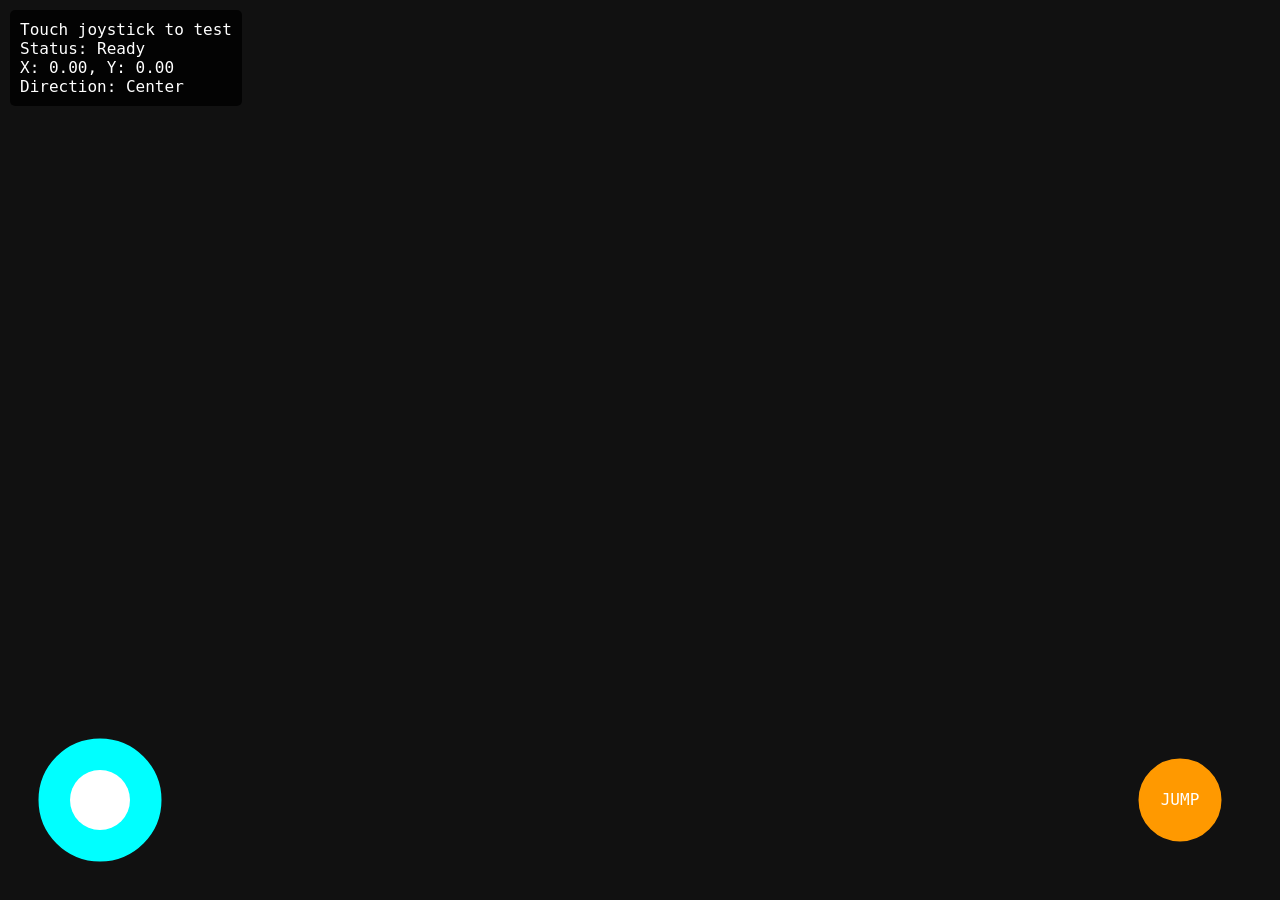
<file: working_joystick_test.html>
<!DOCTYPE html>
<html lang="en">
<head>
    <meta charset="UTF-8">
    <meta name="viewport" content="width=device-width, initial-scale=1.0, user-scalable=no, maximum-scale=1.0">
    <style>
        body {
            margin: 0;
            padding: 0;
            background: #000;
            font-family: monospace;
            overflow: hidden;
        }
        canvas {
            display: block;
            touch-action: none;
        }
        #debug {
            position: absolute;
            top: 10px;
            left: 10px;
            color: white;
            font-size: 16px;
            z-index: 100;
            background: rgba(0,0,0,0.8);
            padding: 10px;
            border-radius: 5px;
        }
    </style>
    <title>Working Joystick Test</title>
</head>
<body>
    <div id="debug">
        <div>Touch joystick to test</div>
        <div id="status">Status: Ready</div>
        <div id="coords">X: 0, Y: 0</div>
        <div id="direction">Direction: Center</div>
    </div>

    <script>
        // Vector2 class for position math
        class Vector2 {
            constructor(x, y) {
                this.x = x;
                this.y = y;
            }
            add(vector) {
                return new Vector2(this.x + vector.x, this.y + vector.y);
            }
            sub(vector) {
                return new Vector2(this.x - vector.x, this.y - vector.y);
            }
            mul(n) {
                return new Vector2(this.x * n, this.y * n);
            }
            div(n) {
                return new Vector2(this.x / n, this.y / n);
            }
            mag() {
                return Math.sqrt(this.x ** 2 + this.y ** 2);
            }
            normalize() {
                return this.mag() === 0 ? new Vector2(0, 0) : this.div(this.mag());
            }
        }

        // Circle drawing function
        function circle(context, pos, radius, color) {
            context.beginPath();
            context.fillStyle = color;
            context.arc(pos.x, pos.y, radius, 0, Math.PI * 2);
            context.fill();
            context.closePath();
        }

        // Working Joystick class
        class WorkingJoystick {
            constructor(x, y, radius, handleRadius) {
                this.pos = new Vector2(x, y);
                this.origin = new Vector2(x, y);
                this.radius = radius;
                this.handleRadius = handleRadius;
                this.handleFriction = 0.25;
                this.ondrag = false;
                this.touchPos = new Vector2(0, 0);
                this.listener();
            }

            listener() {
                // Touch Events
                addEventListener('touchstart', e => {
                    e.preventDefault();
                    this.touchPos = new Vector2(e.touches[0].pageX, e.touches[0].pageY);
                    if (this.touchPos.sub(this.origin).mag() <= this.radius) {
                        this.ondrag = true;
                        this.showStatus('TOUCHED!');
                        // Haptic feedback
                        if ('vibrate' in navigator) {
                            navigator.vibrate(30);
                        }
                    }
                }, { passive: false });

                addEventListener('touchend', e => {
                    e.preventDefault();
                    this.ondrag = false;
                    this.showStatus('Released');
                }, { passive: false });

                addEventListener('touchmove', e => {
                    e.preventDefault();
                    this.touchPos = new Vector2(e.touches[0].pageX, e.touches[0].pageY);
                }, { passive: false });

                // Mouse Events for desktop
                addEventListener('mousedown', e => {
                    this.touchPos = new Vector2(e.pageX, e.pageY);
                    if (this.touchPos.sub(this.origin).mag() <= this.radius) {
                        this.ondrag = true;
                        this.showStatus('CLICKED!');
                    }
                });

                addEventListener('mouseup', () => {
                    this.ondrag = false;
                    this.showStatus('Released');
                });

                addEventListener('mousemove', e => {
                    this.touchPos = new Vector2(e.pageX, e.pageY);
                });
            }

            reposition() {
                if (!this.ondrag) {
                    this.pos = this.pos.add(this.origin.sub(this.pos).mul(this.handleFriction));
                } else {
                    const diff = this.touchPos.sub(this.origin);
                    const maxDist = Math.min(diff.mag(), this.radius);
                    this.pos = this.origin.add(diff.normalize().mul(maxDist));
                }
            }

            draw(context) {
                // Draw joystick base
                circle(context, this.origin, this.radius, '#00ffff');
                // Draw joystick handle
                circle(context, this.pos, this.handleRadius, '#ffffff');
                
                // Draw border
                context.beginPath();
                context.strokeStyle = '#00ffff';
                context.lineWidth = 3;
                context.arc(this.origin.x, this.origin.y, this.radius, 0, Math.PI * 2);
                context.stroke();
            }

            update(context) {
                this.reposition();
                this.draw(context);
                this.updateDebug();
            }

            showStatus(message) {
                document.getElementById('status').textContent = `Status: ${message}`;
            }

            updateDebug() {
                const diff = this.pos.sub(this.origin);
                const normalizedX = (diff.x / this.radius).toFixed(2);
                const normalizedY = (diff.y / this.radius).toFixed(2);
                
                document.getElementById('coords').textContent = `X: ${normalizedX}, Y: ${normalizedY}`;
                
                let direction = 'Center';
                if (Math.abs(parseFloat(normalizedX)) > 0.3 || Math.abs(parseFloat(normalizedY)) > 0.3) {
                    if (Math.abs(parseFloat(normalizedX)) > Math.abs(parseFloat(normalizedY))) {
                        direction = parseFloat(normalizedX) > 0 ? 'Right' : 'Left';
                    } else {
                        direction = parseFloat(normalizedY) > 0 ? 'Down' : 'Up';
                    }
                }
                document.getElementById('direction').textContent = `Direction: ${direction}`;
            }
        }

        // Initialize canvas and joystick
        const canvas = document.createElement('canvas');
        const context = canvas.getContext('2d');
        document.body.appendChild(canvas);

        function resize() {
            canvas.width = window.innerWidth;
            canvas.height = window.innerHeight;
        }
        resize();
        window.addEventListener('resize', resize);

        // Create joystick
        const joystick = new WorkingJoystick(100, canvas.height - 100, 60, 30);

        // Create jump button area
        const jumpButton = {
            x: canvas.width - 100,
            y: canvas.height - 100,
            radius: 40,
            pressed: false
        };

        // Jump button event handling
        function handleJumpEvents() {
            addEventListener('touchstart', e => {
                const touch = e.touches[0];
                const dist = Math.sqrt((touch.pageX - jumpButton.x) ** 2 + (touch.pageY - jumpButton.y) ** 2);
                if (dist <= jumpButton.radius) {
                    jumpButton.pressed = true;
                    document.getElementById('status').textContent = 'Status: JUMP!';
                    if ('vibrate' in navigator) {
                        navigator.vibrate(50);
                    }
                }
            }, { passive: false });

            addEventListener('touchend', () => {
                jumpButton.pressed = false;
            }, { passive: false });

            addEventListener('mousedown', e => {
                const dist = Math.sqrt((e.pageX - jumpButton.x) ** 2 + (e.pageY - jumpButton.y) ** 2);
                if (dist <= jumpButton.radius) {
                    jumpButton.pressed = true;
                    document.getElementById('status').textContent = 'Status: JUMP!';
                }
            });

            addEventListener('mouseup', () => {
                jumpButton.pressed = false;
            });
        }
        handleJumpEvents();

        function drawJumpButton(context) {
            const color = jumpButton.pressed ? '#ff6600' : '#ff9900';
            circle(context, new Vector2(jumpButton.x, jumpButton.y), jumpButton.radius, color);
            
            // Draw border
            context.beginPath();
            context.strokeStyle = '#ff9900';
            context.lineWidth = 3;
            context.arc(jumpButton.x, jumpButton.y, jumpButton.radius, 0, Math.PI * 2);
            context.stroke();
            
            // Draw text
            context.fillStyle = 'white';
            context.font = '16px monospace';
            context.textAlign = 'center';
            context.fillText('JUMP', jumpButton.x, jumpButton.y + 5);
        }

        // Main game loop
        function gameLoop() {
            // Clear canvas
            context.fillStyle = '#111';
            context.fillRect(0, 0, canvas.width, canvas.height);
            
            // Update and draw joystick
            joystick.update(context);
            
            // Draw jump button
            drawJumpButton(context);
            
            requestAnimationFrame(gameLoop);
        }

        // Start the game loop
        gameLoop();
    </script>
</body>
</html>
</file>
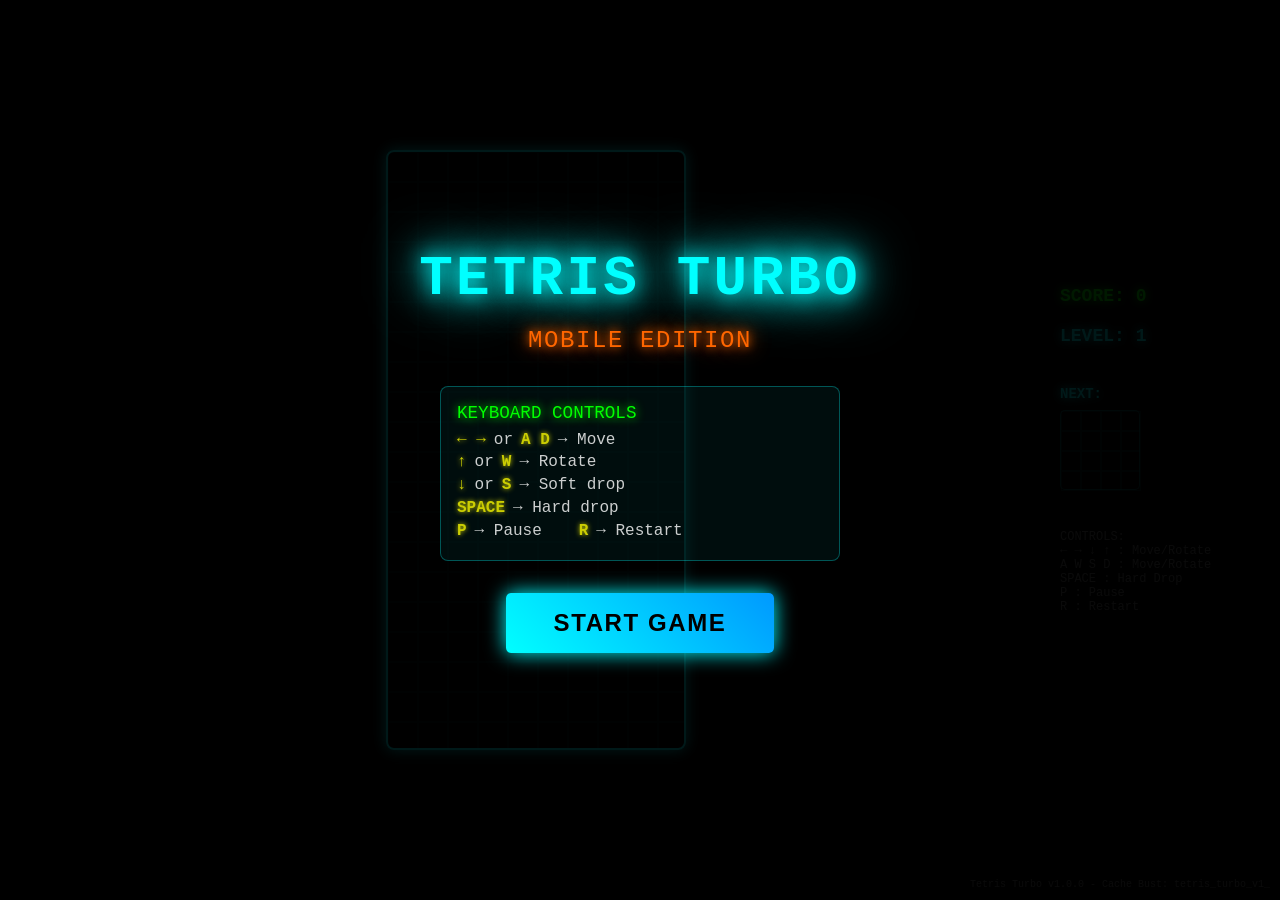
<file: docs/tetris_index.html>
<!DOCTYPE html>
<html lang="en">
<head>
    <meta charset="UTF-8">
    <meta name="viewport" content="width=device-width, initial-scale=1.0, user-scalable=no, maximum-scale=1.0">
    
    <!-- Cache-busting headers -->
    <meta http-equiv="Cache-Control" content="no-cache, no-store, must-revalidate">
    <meta http-equiv="Pragma" content="no-cache">
    <meta http-equiv="Expires" content="0">
    
    <!-- Mobile-specific meta tags -->
    <meta name="apple-mobile-web-app-capable" content="yes">
    <meta name="apple-mobile-web-app-status-bar-style" content="black-translucent">
    <meta name="apple-mobile-web-app-title" content="Tetris Turbo">
    <meta name="theme-color" content="#000000">
    <meta name="mobile-web-app-capable" content="yes">
    
    <!-- PWA Manifest -->
    <link rel="manifest" href="./manifest.json">
    
    <title>Tetris Turbo - Mobile Edition</title>
    
    <style>
        /* Mobile-first Tron aesthetic */
        * {
            margin: 0;
            padding: 0;
            box-sizing: border-box;
            -webkit-touch-callout: none;
            -webkit-user-select: none;
            user-select: none;
        }
        
        body {
            background: #000000;
            color: #00ffff;
            font-family: 'Courier New', monospace;
            overflow: hidden;
            position: fixed;
            width: 100%;
            height: 100vh;
            height: 100dvh; /* Dynamic viewport height for mobile */
            touch-action: manipulation;
            /* Safe area handling for iPhone */
            padding-bottom: env(safe-area-inset-bottom);
        }
        
        .game-container {
            display: flex;
            flex-direction: column;
            height: 100vh;
            height: 100dvh; /* Dynamic viewport height for mobile */
            padding: 10px;
            padding-bottom: max(10px, env(safe-area-inset-bottom));
            gap: 8px;
            box-sizing: border-box;
            overflow: hidden; /* Prevent scrolling and cutoff */
            width: 100%;
            position: relative;
        }
        
        .game-header {
            display: flex;
            justify-content: space-between;
            align-items: center;
            padding: 10px;
            background: rgba(0, 255, 255, 0.1);
            border-radius: 8px;
            border: 1px solid rgba(0, 255, 255, 0.3);
        }
        
        .score-level-container {
            display: flex;
            flex-direction: column;
            gap: 5px;
        }
        
        .mobile-next-piece {
            display: flex;
            flex-direction: column;
            align-items: center;
            gap: 3px;
        }
        
        .next-piece-label-mobile {
            color: #00ffff;
            font-size: 10px;
            font-weight: bold;
            text-shadow: 0 0 5px #00ffff;
        }
        
        .next-piece-preview-mobile {
            width: 45px;
            height: 45px;
            position: relative;
            border: 1px solid rgba(0, 255, 255, 0.3);
            border-radius: 4px;
            background: rgba(0, 0, 0, 0.5);
        }
        
        .next-piece-container {
            margin-top: 20px;
        }
        
        .next-piece-label {
            color: #00ffff;
            font-size: 14px;
            font-weight: bold;
            text-shadow: 0 0 10px #00ffff;
            margin-bottom: 8px;
        }
        
        .next-piece-preview {
            width: 80px;
            height: 80px;
            position: relative;
            border: 1px solid rgba(0, 255, 255, 0.3);
            border-radius: 5px;
            background: rgba(0, 0, 0, 0.3);
        }
        
        .preview-cell {
            position: absolute;
            border: 1px solid rgba(0, 255, 255, 0.1);
        }
        
        .preview-cell.filled {
            border: 1px solid currentColor;
            box-shadow: 0 0 3px currentColor;
        }
        
        .game-board {
            flex: 1;
            max-width: 100%;
            margin: 0 auto;
            border: 2px solid #00ffff;
            border-radius: 8px;
            box-shadow: 0 0 15px #00ffff;
            position: relative;
            overflow: hidden;
            background: rgba(0, 0, 0, 0.8);
            box-sizing: border-box;
            min-height: 0; /* Allow proper shrinking */
        }
        

        
        .game-info {
            display: none; /* Hidden on mobile, moved to header */
        }
        
        .score-display {
            color: #00ff00;
            text-shadow: 0 0 10px #00ff00;
            font-size: clamp(14px, 4vw, 18px);
            font-weight: bold;
        }
        
        .level-display {
            color: #00ffff;
            text-shadow: 0 0 10px #00ffff;
            font-size: clamp(14px, 4vw, 18px);
            font-weight: bold;
        }
        

        
        .version-info {
            position: fixed;
            bottom: 10px;
            right: 10px;
            color: #666;
            font-size: 10px;
        }
        
        /* Responsive grid cell styles */
        .cell {
            position: absolute;
            border: 1px solid rgba(0, 255, 255, 0.1);
            transition: all 0.1s ease;
        }
        
        .cell.filled {
            border: 1px solid currentColor;
            box-shadow: 0 0 5px currentColor;
        }
        
        /* Desktop breakpoint */
        @media (min-width: 768px) {
            .game-container {
                flex-direction: row;
                justify-content: center;
                align-items: center;
                padding: 20px;
            }
            
            .game-header {
                display: none;
            }
            
            .game-board {
                width: 300px;
                height: 600px;
                flex: none;
            }
            
            .game-info {
                display: flex;
                flex-direction: column;
                gap: 20px;
                min-width: 200px;
            }
            

            
            .score-display,
            .level-display {
                font-size: 18px;
            }
        }
        
        /* Game state overlays */
        .game-overlay {
            position: absolute;
            top: 0;
            left: 0;
            right: 0;
            bottom: 0;
            display: flex;
            flex-direction: column;
            justify-content: center;
            align-items: center;
            background: rgba(0, 0, 0, 0.9);
            z-index: 100;
            padding: 20px;
            display: none;
        }
        
        .game-overlay.active {
            display: flex;
        }
        
        .overlay-title {
            font-size: clamp(2rem, 8vw, 3.5rem);
            margin-bottom: 1rem;
            text-transform: uppercase;
            letter-spacing: 0.2rem;
            font-weight: bold;
        }
        
        .menu-title {
            color: #00ffff;
            text-shadow: 0 0 20px #00ffff, 0 0 40px #00ffff, 0 0 60px #00ffff;
            animation: neonFlicker 2s ease-in-out infinite alternate;
        }
        
        .pause-title {
            color: #ffff00;
            text-shadow: 0 0 20px #ffff00, 0 0 40px #ffff00, 0 0 60px #ffff00;
        }
        
        .gameover-title {
            color: #ff0099;
            text-shadow: 0 0 20px #ff0099, 0 0 40px #ff0099, 0 0 60px #ff0099;
        }
        
        .overlay-text {
            font-size: clamp(1rem, 3vw, 1.2rem);
            opacity: 0.8;
            margin-bottom: 2rem;
            text-transform: uppercase;
            letter-spacing: 0.1rem;
        }
        
        .game-over-stats {
            display: flex;
            flex-direction: column;
            gap: 0.5rem;
            margin-bottom: 2rem;
        }
        
        .score-text {
            color: #00ff00;
            text-shadow: 0 0 10px #00ff00;
            margin-bottom: 0.5rem;
        }
        
        .level-text {
            color: #00ffff;
            text-shadow: 0 0 10px #00ffff;
            margin-bottom: 0;
        }
        
        @keyframes neonFlicker {
            0%, 100% {
                text-shadow: 0 0 20px #00ffff, 0 0 40px #00ffff, 0 0 60px #00ffff;
            }
            50% {
                text-shadow: 0 0 25px #00ffff, 0 0 50px #00ffff, 0 0 70px #00ffff;
            }
        }
        
        .overlay-subtitle {
            font-size: clamp(1rem, 4vw, 1.5rem);
            color: #ff6600;
            text-shadow: 0 0 10px #ff6600, 0 0 20px #ff6600;
            margin-bottom: 2rem;
            text-transform: uppercase;
            letter-spacing: 0.1rem;
        }
        
        .controls-container {
            display: flex;
            flex-direction: column;
            gap: 1.5rem;
            margin-bottom: 2rem;
            width: 100%;
            max-width: 400px;
        }
        
        .control-section {
            background: rgba(0, 255, 255, 0.05);
            border: 1px solid rgba(0, 255, 255, 0.3);
            border-radius: 8px;
            padding: 1rem;
        }
        
        .control-title {
            color: #00ff00;
            text-shadow: 0 0 10px #00ff00;
            font-size: clamp(0.9rem, 3vw, 1.1rem);
            margin-bottom: 0.5rem;
            text-transform: uppercase;
        }
        
        .control-item {
            color: #ffffff;
            font-size: clamp(0.8rem, 2.5vw, 1rem);
            opacity: 0.8;
            margin: 0.3rem 0;
            display: flex;
            align-items: center;
            gap: 0.5rem;
        }
        
        .control-key {
            color: #ffff00;
            text-shadow: 0 0 5px #ffff00;
            font-weight: bold;
        }
        
        .start-button {
            background: linear-gradient(45deg, #00ffff, #0099ff);
            border: none;
            padding: 1rem 3rem;
            font-size: clamp(1.2rem, 4vw, 1.5rem);
            text-transform: uppercase;
            letter-spacing: 0.1rem;
            cursor: pointer;
            box-shadow: 0 0 20px #00ffff;
            transition: all 0.3s ease;
            color: #000;
            font-weight: bold;
            border-radius: 5px;
            position: relative;
            overflow: hidden;
        }
        
        .start-button::before {
            content: '';
            position: absolute;
            top: 50%;
            left: 50%;
            width: 100%;
            height: 100%;
            background: linear-gradient(45deg, transparent, rgba(255, 255, 255, 0.3), transparent);
            transform: translate(-50%, -50%) rotate(45deg) scale(0);
            transition: transform 0.6s;
        }
        
        .start-button:hover::before {
            transform: translate(-50%, -50%) rotate(45deg) scale(2);
        }
        
        .start-button:active {
            transform: scale(0.95);
        }
        
        /* Hide desktop controls on mobile */
        @media (max-width: 767px) {
            .desktop-controls {
                display: none;
            }
            .desktop-only {
                display: none;
            }
        }
        
        /* Hide mobile controls on desktop */
        @media (min-width: 768px) {
            .mobile-controls {
                display: none;
            }
            .mobile-only {
                display: none;
            }
        }
        
        /* Piece colors with glow effects */
        .cyan { color: #00ffff; background: rgba(0, 255, 255, 0.3); }
        .orange { color: #ff6600; background: rgba(255, 102, 0, 0.3); }
        .green { color: #00ff00; background: rgba(0, 255, 0, 0.3); }
        .pink { color: #ff0099; background: rgba(255, 0, 153, 0.3); }
        .blue { color: #0099ff; background: rgba(0, 153, 255, 0.3); }
        .yellow { color: #ffff00; background: rgba(255, 255, 0, 0.3); }
        .purple { color: #9900ff; background: rgba(153, 0, 255, 0.3); }
        
        /* Zone feedback animation */
        @keyframes zoneFeedback {
            0% {
                transform: scale(0.5);
                opacity: 0.8;
            }
            50% {
                transform: scale(1.2);
                opacity: 1;
            }
            100% {
                transform: scale(1.5);
                opacity: 0;
            }
        }
        
        /* Level up flash animation */
        @keyframes levelUpFlash {
            0% {
                opacity: 0;
            }
            20% {
                opacity: 1;
            }
            80% {
                opacity: 1;
            }
            100% {
                opacity: 0;
            }
        }
        
        /* Level up text animation */
        @keyframes levelUpText {
            0% {
                opacity: 0;
                transform: translate(-50%, -50%) scale(0.5);
            }
            20% {
                opacity: 1;
                transform: translate(-50%, -50%) scale(1.2);
            }
            40% {
                transform: translate(-50%, -50%) scale(1);
            }
            80% {
                opacity: 1;
                transform: translate(-50%, -50%) scale(1);
            }
            100% {
                opacity: 0;
                transform: translate(-50%, -50%) scale(0.8);
            }
        }
        
        /* Combo animations */
        @keyframes comboDouble {
            0% { opacity: 0; transform: scale(0.8); }
            25% { opacity: 1; transform: scale(1.1); }
            50% { transform: scale(1); }
            75% { opacity: 1; }
            100% { opacity: 0; transform: scale(0.9); }
        }
        
        @keyframes comboTriple {
            0% { opacity: 0; transform: scale(0.5) rotate(0deg); }
            25% { opacity: 1; transform: scale(1.3) rotate(5deg); }
            50% { transform: scale(1) rotate(-5deg); }
            75% { opacity: 1; transform: scale(1.1) rotate(0deg); }
            100% { opacity: 0; transform: scale(0.8) rotate(0deg); }
        }
        
        @keyframes comboTetris {
            0% { opacity: 0; transform: scale(0.5); }
            20% { opacity: 1; transform: scale(1.4); }
            40% { transform: scale(1.1); }
            60% { transform: scale(1.3); }
            80% { opacity: 1; transform: scale(1); }
            100% { opacity: 0; transform: scale(0.8); }
        }
        
        /* Combo text animations */
        @keyframes comboText2 {
            0% { opacity: 0; transform: translate(-50%, -50%) scale(0.6) rotateX(90deg); }
            25% { opacity: 1; transform: translate(-50%, -50%) scale(1.2) rotateX(0deg); }
            75% { opacity: 1; transform: translate(-50%, -50%) scale(1) rotateX(0deg); }
            100% { opacity: 0; transform: translate(-50%, -50%) scale(0.8) rotateX(-90deg); }
        }
        
        @keyframes comboText3 {
            0% { opacity: 0; transform: translate(-50%, -50%) scale(0.4) rotateY(180deg); }
            20% { opacity: 1; transform: translate(-50%, -50%) scale(1.3) rotateY(0deg); }
            40% { transform: translate(-50%, -50%) scale(1.1) rotateY(-10deg); }
            80% { opacity: 1; transform: translate(-50%, -50%) scale(1) rotateY(0deg); }
            100% { opacity: 0; transform: translate(-50%, -50%) scale(0.7) rotateY(180deg); }
        }
        
        @keyframes comboText4 {
            0% { opacity: 0; transform: translate(-50%, -50%) scale(0.3); }
            20% { opacity: 1; transform: translate(-50%, -50%) scale(1.4); }
            40% { transform: translate(-50%, -50%) scale(1.1); }
            60% { transform: translate(-50%, -50%) scale(1.3); }
            80% { opacity: 1; transform: translate(-50%, -50%) scale(1); }
            100% { opacity: 0; transform: translate(-50%, -50%) scale(0.7); }
        }
        
        /* Combo points animations */
        @keyframes comboPoints2 {
            0% { opacity: 0; transform: translate(-50%, -50%) translateY(30px) scale(0.8); }
            35% { opacity: 1; transform: translate(-50%, -50%) translateY(0px) scale(1.1); }
            80% { opacity: 1; transform: translate(-50%, -50%) translateY(0px) scale(1); }
            100% { opacity: 0; transform: translate(-50%, -50%) translateY(-15px) scale(0.9); }
        }
        
        @keyframes comboPoints3 {
            0% { opacity: 0; transform: translate(-50%, -50%) translateY(40px) scale(0.6); }
            30% { opacity: 1; transform: translate(-50%, -50%) translateY(0px) scale(1.2); }
            80% { opacity: 1; transform: translate(-50%, -50%) translateY(0px) scale(1); }
            100% { opacity: 0; transform: translate(-50%, -50%) translateY(-20px) scale(0.8); }
        }
        
        @keyframes comboPoints4 {
            0% { opacity: 0; transform: translate(-50%, -50%) translateY(50px) scale(0.4); }
            25% { opacity: 1; transform: translate(-50%, -50%) translateY(0px) scale(1.3); }
            80% { opacity: 1; transform: translate(-50%, -50%) translateY(0px) scale(1); }
            100% { opacity: 0; transform: translate(-50%, -50%) translateY(-25px) scale(0.7); }
        }
        
        /* Swipe gesture animations */
        @keyframes swipeTrail {
            0% {
                opacity: 0;
                transform: scaleX(0);
            }
            50% {
                opacity: 1;
                transform: scaleX(1);
            }
            100% {
                opacity: 0;
                transform: scaleX(1);
            }
        }
        
        @keyframes swipeArrow {
            0% {
                opacity: 0;
                transform: scale(0.5);
            }
            30% {
                opacity: 1;
                transform: scale(1.3);
            }
            70% {
                opacity: 1;
                transform: scale(1);
            }
            100% {
                opacity: 0;
                transform: scale(0.8);
            }
        }
    </style>
</head>
<body>
    <div class="game-container">
        <!-- Mobile header with score/level and next piece -->
        <div class="game-header">
            <div class="score-level-container">
                <div class="score-display">
                    SCORE: <span id="score">0</span>
                </div>
                <div class="level-display">
                    LEVEL: <span id="level">1</span>
                </div>
            </div>
            
            <!-- Next piece preview for mobile -->
            <div class="mobile-next-piece">
                <div class="next-piece-label-mobile">NEXT</div>
                <div class="next-piece-preview-mobile" id="nextPiecePreviewMobile">
                    <!-- 3x3 mini-grid for next piece -->
                </div>
            </div>
        </div>
        
        <!-- Game board -->
        <div class="game-board" id="gameBoard">
            <!-- Grid cells will be generated here -->
        </div>
        
        <!-- Game menu overlay -->
        <div class="game-overlay active" id="menuOverlay">
            <h1 class="overlay-title menu-title">Tetris Turbo</h1>
            <p class="overlay-subtitle">Mobile Edition</p>
            
            <div class="controls-container">
                <!-- Mobile controls -->
                <div class="control-section mobile-controls">
                    <div class="control-title">Touch Controls</div>
                    <div class="control-item">
                        <span class="control-key">Tap Grid</span> → Rotate piece
                    </div>
                    <div class="control-item">
                        <span class="control-key">Swipe Left/Right</span> → Move piece
                    </div>
                    <div class="control-item">
                        <span class="control-key">Left/Right Zones</span> → Move piece (alt)
                    </div>
                    <div class="control-item">
                        <span class="control-key">Swipe Down</span> → Soft drop
                    </div>
                    <div class="control-item">
                        <span class="control-key">Long Press</span> → Hard drop
                    </div>
                    <div class="control-item">
                        <span class="control-key">Tap Score</span> → Pause/Resume
                    </div>
                </div>
                
                <!-- Desktop controls -->
                <div class="control-section desktop-controls">
                    <div class="control-title">Keyboard Controls</div>
                    <div class="control-item">
                        <span class="control-key">← →</span> or <span class="control-key">A D</span> → Move
                    </div>
                    <div class="control-item">
                        <span class="control-key">↑</span> or <span class="control-key">W</span> → Rotate
                    </div>
                    <div class="control-item">
                        <span class="control-key">↓</span> or <span class="control-key">S</span> → Soft drop
                    </div>
                    <div class="control-item">
                        <span class="control-key">SPACE</span> → Hard drop
                    </div>
                    <div class="control-item">
                        <span class="control-key">P</span> → Pause &nbsp;&nbsp; <span class="control-key">R</span> → Restart
                    </div>
                </div>
            </div>
            
            <button class="start-button" id="startButton">Start Game</button>
        </div>
        
        <!-- Pause overlay -->
        <div class="game-overlay" id="pauseOverlay">
            <h1 class="overlay-title pause-title">Paused</h1>
            <p class="overlay-text desktop-only">Press P to resume</p>
            <p class="overlay-text mobile-only">Tap anywhere to resume</p>
        </div>
        
        <!-- Game over overlay -->
        <div class="game-overlay" id="gameOverOverlay">
            <h1 class="overlay-title gameover-title">Game Over</h1>
            <div class="game-over-stats">
                <p class="overlay-text score-text" id="finalScore">Final Score: 0</p>
                <p class="overlay-text level-text" id="finalLevel">Level: 1</p>
            </div>
            <button class="start-button" id="restartButton">Play Again</button>
        </div>
        
        <!-- Desktop info panel (hidden on mobile) -->
        <div class="game-info">
            <div class="score-display">
                SCORE: <span id="scoreDesktop">0</span>
            </div>
            <div class="level-display">
                LEVEL: <span id="levelDesktop">1</span>
            </div>
            
            <!-- Next piece preview for desktop -->
            <div class="next-piece-container">
                <div class="next-piece-label">NEXT:</div>
                <div class="next-piece-preview" id="nextPiecePreview">
                    <!-- 4x4 mini-grid for next piece -->
                </div>
            </div>
            
            <div class="controls" style="color: #666; font-size: 12px; margin-top: 20px;">
                <div>CONTROLS:</div>
                <div>← → ↓ ↑ : Move/Rotate</div>
                <div>A W S D : Move/Rotate</div>
                <div>SPACE : Hard Drop</div>
                <div>P : Pause</div>
                <div>R : Restart</div>
            </div>
        </div>
    </div>
    
    <div class="version-info">
        Tetris Turbo v1.0.0 - Cache Bust: tetris_turbo_v1_<?php echo time(); ?>
    </div>

    <script>
        // Game state and configuration
        const BOARD_WIDTH = 10;
        const BOARD_HEIGHT = 20;
        let CELL_SIZE = 30; // Dynamic cell size for mobile
        let isMobile = false;
        
        // Game board state array
        let board = Array(BOARD_HEIGHT).fill().map(() => Array(BOARD_WIDTH).fill(null));
        
        // Game state
        let score = 0;
        let level = 1;
        let totalLinesCleared = 0; // Track total lines for level progression
        let gameRunning = false;
        let currentPiece = null;
        let nextPiece = null;
        let gameLoop = null;
        
        // Tetris piece definitions with rotations
        const PIECES = {
            I: {
                color: 'cyan',
                rotations: [
                    [[1,1,1,1]],
                    [[1],[1],[1],[1]],
                    [[1,1,1,1]],
                    [[1],[1],[1],[1]]
                ]
            },
            O: {
                color: 'orange',
                rotations: [
                    [[1,1],[1,1]],
                    [[1,1],[1,1]],
                    [[1,1],[1,1]],
                    [[1,1],[1,1]]
                ]
            },
            T: {
                color: 'green',
                rotations: [
                    [[0,1,0],[1,1,1]],
                    [[1,0],[1,1],[1,0]],
                    [[1,1,1],[0,1,0]],
                    [[0,1],[1,1],[0,1]]
                ]
            },
            S: {
                color: 'pink',
                rotations: [
                    [[0,1,1],[1,1,0]],
                    [[1,0],[1,1],[0,1]],
                    [[0,1,1],[1,1,0]],
                    [[1,0],[1,1],[0,1]]
                ]
            },
            Z: {
                color: 'blue',
                rotations: [
                    [[1,1,0],[0,1,1]],
                    [[0,1],[1,1],[1,0]],
                    [[1,1,0],[0,1,1]],
                    [[0,1],[1,1],[1,0]]
                ]
            },
            J: {
                color: 'yellow',
                rotations: [
                    [[1,0,0],[1,1,1]],
                    [[1,1],[1,0],[1,0]],
                    [[1,1,1],[0,0,1]],
                    [[0,1],[0,1],[1,1]]
                ]
            },
            L: {
                color: 'purple',
                rotations: [
                    [[0,0,1],[1,1,1]],
                    [[1,0],[1,0],[1,1]],
                    [[1,1,1],[1,0,0]],
                    [[1,1],[0,1],[0,1]]
                ]
            }
        };
        
        // Version tracking for cache debugging
        console.log('Tetris Turbo Mobile loaded - Version 2.0.0');
        console.log('Cache Bust ID: tetris_turbo_mobile_v2');
        console.log('Piece definitions loaded:', Object.keys(PIECES).length, 'pieces');
        
        // Mobile detection and initialization
        function initializeMobile() {
            // Detect mobile device
            isMobile = window.innerWidth < 768 || ('ontouchstart' in window);
            
            // Calculate responsive cell size for mobile
            if (isMobile) {
                const gameBoard = document.getElementById('gameBoard');
                
                // More precise mobile dimension calculation
                const containerPadding = 20; // Total horizontal padding (10px each side)
                const availableWidth = window.innerWidth - containerPadding;
                const headerHeight = 80; // Header space
                const versionInfoHeight = 20; // Version info at bottom
                const safeAreaBottom = parseInt(getComputedStyle(document.documentElement).getPropertyValue('--safe-area-inset-bottom') || '0');
                const totalVerticalPadding = 20; // Container padding
                
                const availableHeight = window.innerHeight - headerHeight - versionInfoHeight - safeAreaBottom - totalVerticalPadding;
                
                // Calculate cell sizes more precisely
                const cellSizeByWidth = Math.floor(availableWidth / BOARD_WIDTH);
                const cellSizeByHeight = Math.floor(availableHeight / BOARD_HEIGHT);
                
                // Use the larger possible size to maximize grid utilization
                CELL_SIZE = Math.min(cellSizeByWidth, cellSizeByHeight, 35); // Increased max size
                
                // Calculate actual board dimensions
                const boardWidth = BOARD_WIDTH * CELL_SIZE;
                const boardHeight = BOARD_HEIGHT * CELL_SIZE;
                
                // Center the board horizontally if there's extra space
                const leftMargin = Math.floor((availableWidth - boardWidth) / 2);
                
                // Update game board size and position
                gameBoard.style.width = boardWidth + 'px';
                gameBoard.style.height = boardHeight + 'px';
                gameBoard.style.marginLeft = leftMargin + 'px';
                gameBoard.style.marginRight = leftMargin + 'px';
                
                console.log('Mobile layout optimized:');
                console.log('- Screen size:', window.innerWidth + 'x' + window.innerHeight);
                console.log('- Available space:', availableWidth + 'x' + availableHeight);
                console.log('- Cell size:', CELL_SIZE + 'px');
                console.log('- Board size:', boardWidth + 'x' + boardHeight);
                console.log('- Horizontal margins:', leftMargin + 'px');
            }
            
            return isMobile;
        }
        
        // Single method for updating mobile layout
        function updateMobileLayout() {
            if (!isMobile) return;
            
            // Update all cell positions with new size
            for (let row = 0; row < BOARD_HEIGHT; row++) {
                for (let col = 0; col < BOARD_WIDTH; col++) {
                    const cell = document.getElementById(`cell-${row}-${col}`);
                    if (cell) {
                        cell.style.left = (col * CELL_SIZE) + 'px';
                        cell.style.top = (row * CELL_SIZE) + 'px';
                        cell.style.width = CELL_SIZE + 'px';
                        cell.style.height = CELL_SIZE + 'px';
                    }
                }
            }
        }
        
        // Initialize the game board
        function initializeBoard() {
            const gameBoard = document.getElementById('gameBoard');
            gameBoard.innerHTML = '';
            
            // Initialize mobile layout first
            initializeMobile();
            
            // Create 10x20 grid with responsive sizing
            for (let row = 0; row < BOARD_HEIGHT; row++) {
                for (let col = 0; col < BOARD_WIDTH; col++) {
                    const cell = document.createElement('div');
                    cell.className = 'cell';
                    cell.id = `cell-${row}-${col}`;
                    cell.style.left = (col * CELL_SIZE) + 'px';
                    cell.style.top = (row * CELL_SIZE) + 'px';
                    cell.style.width = CELL_SIZE + 'px';
                    cell.style.height = CELL_SIZE + 'px';
                    gameBoard.appendChild(cell);
                }
            }
            
            // Initialize next piece preview grids
            initializeNextPiecePreview();
            
            console.log('Game board initialized with', BOARD_WIDTH * BOARD_HEIGHT, 'cells');
            console.log('Mobile mode:', isMobile, '| Cell size:', CELL_SIZE + 'px');
        }
        
        // Initialize next piece preview grids
        function initializeNextPiecePreview() {
            // Desktop preview (4x4 grid)
            const desktopPreview = document.getElementById('nextPiecePreview');
            if (desktopPreview) {
                desktopPreview.innerHTML = '';
                for (let row = 0; row < 4; row++) {
                    for (let col = 0; col < 4; col++) {
                        const cell = document.createElement('div');
                        cell.className = 'preview-cell';
                        cell.id = `preview-${row}-${col}`;
                        cell.style.left = (col * 20) + 'px';
                        cell.style.top = (row * 20) + 'px';
                        cell.style.width = '20px';
                        cell.style.height = '20px';
                        desktopPreview.appendChild(cell);
                    }
                }
            }
            
            // Mobile preview (3x3 grid)
            const mobilePreview = document.getElementById('nextPiecePreviewMobile');
            if (mobilePreview) {
                mobilePreview.innerHTML = '';
                for (let row = 0; row < 3; row++) {
                    for (let col = 0; col < 3; col++) {
                        const cell = document.createElement('div');
                        cell.className = 'preview-cell';
                        cell.id = `preview-mobile-${row}-${col}`;
                        cell.style.left = (col * 15) + 'px';
                        cell.style.top = (row * 15) + 'px';
                        cell.style.width = '15px';
                        cell.style.height = '15px';
                        mobilePreview.appendChild(cell);
                    }
                }
            }
        }
        
        // Update next piece preview
        function updateNextPiecePreview() {
            if (!nextPiece) return;
            
            // Clear both previews
            for (let row = 0; row < 4; row++) {
                for (let col = 0; col < 4; col++) {
                    const desktopCell = document.getElementById(`preview-${row}-${col}`);
                    if (desktopCell) {
                        desktopCell.className = 'preview-cell';
                        desktopCell.style.background = '';
                    }
                }
            }
            
            for (let row = 0; row < 3; row++) {
                for (let col = 0; col < 3; col++) {
                    const mobileCell = document.getElementById(`preview-mobile-${row}-${col}`);
                    if (mobileCell) {
                        mobileCell.className = 'preview-cell';
                        mobileCell.style.background = '';
                    }
                }
            }
            
            // Draw next piece in both previews
            const shape = PIECES[nextPiece.type].rotations[0];
            const color = PIECES[nextPiece.type].color;
            
            // Calculate centering offset
            const desktopOffsetX = Math.floor((4 - shape[0].length) / 2);
            const desktopOffsetY = Math.floor((4 - shape.length) / 2);
            const mobileOffsetX = Math.floor((3 - shape[0].length) / 2);
            const mobileOffsetY = Math.floor((3 - shape.length) / 2);
            
            for (let row = 0; row < shape.length; row++) {
                for (let col = 0; col < shape[row].length; col++) {
                    if (shape[row][col]) {
                        // Desktop preview
                        const desktopRow = row + desktopOffsetY;
                        const desktopCol = col + desktopOffsetX;
                        if (desktopRow >= 0 && desktopRow < 4 && desktopCol >= 0 && desktopCol < 4) {
                            const desktopCell = document.getElementById(`preview-${desktopRow}-${desktopCol}`);
                            if (desktopCell) {
                                desktopCell.className = `preview-cell filled ${color}`;
                            }
                        }
                        
                        // Mobile preview (only if fits in 3x3)
                        const mobileRow = row + mobileOffsetY;
                        const mobileCol = col + mobileOffsetX;
                        if (mobileRow >= 0 && mobileRow < 3 && mobileCol >= 0 && mobileCol < 3) {
                            const mobileCell = document.getElementById(`preview-mobile-${mobileRow}-${mobileCol}`);
                            if (mobileCell) {
                                mobileCell.className = `preview-cell filled ${color}`;
                            }
                        }
                    }
                }
            }
        }
        
        // Single method for updating cells (following testing requirements)
        function updateCell(row, col, color = null, glow = false) {
            const cell = document.getElementById(`cell-${row}-${col}`);
            if (!cell) return false;
            
            // Clear previous classes
            cell.className = 'cell';
            
            if (color) {
                cell.classList.add('filled', color);
                board[row][col] = color;
            } else {
                board[row][col] = null;
            }
            
            return true;
        }
        
        // Single method for rendering the entire board (batch updates)
        function renderBoard() {
            const startTime = performance.now();
            let updatedCells = 0;
            
            for (let row = 0; row < BOARD_HEIGHT; row++) {
                for (let col = 0; col < BOARD_WIDTH; col++) {
                    if (updateCell(row, col, board[row][col])) {
                        updatedCells++;
                    }
                }
            }
            
            // Force repaint for smooth rendering
            document.getElementById('gameBoard').offsetHeight;
            
            const endTime = performance.now();
            console.log(`Board rendered: ${updatedCells} cells in ${(endTime - startTime).toFixed(2)}ms`);
        }
        
        // Create a new random piece
        function createPiece() {
            const pieceTypes = Object.keys(PIECES);
            const randomType = pieceTypes[Math.floor(Math.random() * pieceTypes.length)];
            
            return {
                type: randomType,
                rotation: 0,
                x: Math.floor(BOARD_WIDTH / 2) - 1,
                y: 0,
                shape: PIECES[randomType].rotations[0],
                color: PIECES[randomType].color
            };
        }
        
        // Draw a piece on the board (visual representation)
        function drawPiece(piece, x, y) {
            if (!piece) return;
            
            const shape = PIECES[piece.type].rotations[piece.rotation];
            
            for (let row = 0; row < shape.length; row++) {
                for (let col = 0; col < shape[row].length; col++) {
                    if (shape[row][col]) {
                        const boardRow = y + row;
                        const boardCol = x + col;
                        
                        if (boardRow >= 0 && boardRow < BOARD_HEIGHT && 
                            boardCol >= 0 && boardCol < BOARD_WIDTH) {
                            updateCell(boardRow, boardCol, piece.color);
                        }
                    }
                }
            }
        }
        
        // Clear a piece from the board
        function clearPiece(piece, x, y) {
            if (!piece) return;
            
            const shape = PIECES[piece.type].rotations[piece.rotation];
            
            for (let row = 0; row < shape.length; row++) {
                for (let col = 0; col < shape[row].length; col++) {
                    if (shape[row][col]) {
                        const boardRow = y + row;
                        const boardCol = x + col;
                        
                        if (boardRow >= 0 && boardRow < BOARD_HEIGHT && 
                            boardCol >= 0 && boardCol < BOARD_WIDTH &&
                            board[boardRow][boardCol] === piece.color) {
                            updateCell(boardRow, boardCol, null);
                        }
                    }
                }
            }
        }
        
        // Check if a piece can be placed at a position
        function canPlacePiece(piece, x, y, rotation = null) {
            if (!piece) return false;
            
            const currentRotation = rotation !== null ? rotation : piece.rotation;
            const shape = PIECES[piece.type].rotations[currentRotation];
            
            for (let row = 0; row < shape.length; row++) {
                for (let col = 0; col < shape[row].length; col++) {
                    if (shape[row][col]) {
                        const boardRow = y + row;
                        const boardCol = x + col;
                        
                        // Check boundaries
                        if (boardRow < 0 || boardRow >= BOARD_HEIGHT || 
                            boardCol < 0 || boardCol >= BOARD_WIDTH) {
                            return false;
                        }
                        
                        // Check collision with existing pieces
                        if (board[boardRow][boardCol] !== null) {
                            return false;
                        }
                    }
                }
            }
            
            return true;
        }
        
        // Update score display (mobile and desktop)
        function updateScore(newScore = null) {
            if (newScore !== null) {
                score = newScore;
            }
            
            // Update mobile score
            const mobileScore = document.getElementById('score');
            if (mobileScore) {
                mobileScore.textContent = score;
            }
            
            // Update desktop score
            const desktopScore = document.getElementById('scoreDesktop');
            if (desktopScore) {
                desktopScore.textContent = score;
            }
        }
        
        // Update level display (mobile and desktop)
        function updateLevel(newLevel = null) {
            if (newLevel !== null) {
                level = newLevel;
            }
            
            // Update mobile level
            const mobileLevel = document.getElementById('level');
            if (mobileLevel) {
                mobileLevel.textContent = level;
            }
            
            // Update desktop level
            const desktopLevel = document.getElementById('levelDesktop');
            if (desktopLevel) {
                desktopLevel.textContent = level;
            }
        }
        
        // Show level-up animation (subtle flash effect)
        function showLevelUpAnimation() {
            // Create animation overlay
            const overlay = document.createElement('div');
            overlay.className = 'level-up-overlay';
            overlay.style.position = 'fixed';
            overlay.style.top = '0';
            overlay.style.left = '0';
            overlay.style.width = '100%';
            overlay.style.height = '100%';
            overlay.style.background = 'radial-gradient(circle, rgba(0,255,255,0.2) 0%, rgba(0,255,255,0.05) 40%, transparent 70%)';
            overlay.style.pointerEvents = 'none';
            overlay.style.zIndex = '999';
            overlay.style.opacity = '0';
            overlay.style.animation = 'levelUpFlash 1.5s ease-out forwards';
            
            // Add level up text
            const levelText = document.createElement('div');
            levelText.className = 'level-up-text';
            levelText.textContent = `LEVEL ${level}`;
            levelText.style.position = 'absolute';
            levelText.style.top = '50%';
            levelText.style.left = '50%';
            levelText.style.transform = 'translate(-50%, -50%)';
            levelText.style.fontSize = isMobile ? '3rem' : '4rem';
            levelText.style.fontWeight = 'bold';
            levelText.style.color = '#00ffff';
            levelText.style.textShadow = '0 0 20px #00ffff, 0 0 40px #00ffff, 0 0 60px #00ffff';
            levelText.style.textAlign = 'center';
            levelText.style.fontFamily = 'monospace';
            levelText.style.letterSpacing = '0.2em';
            levelText.style.opacity = '0';
            levelText.style.animation = 'levelUpText 1.5s ease-out forwards';
            
            overlay.appendChild(levelText);
            document.body.appendChild(overlay);
            
            // Trigger haptic feedback if supported
            if ('vibrate' in navigator) {
                navigator.vibrate([100, 50, 100]);
            }
            
            // Remove overlay after animation
            setTimeout(() => {
                if (overlay.parentNode) {
                    overlay.parentNode.removeChild(overlay);
                }
            }, 1500);
            
            console.log(`Level up animation: Level ${level}`);
        }
        
        // Show combo animation based on lines cleared
        function showComboAnimation(linesCleared) {
            const comboNames = ['', '', 'DOUBLE', 'TRIPLE', 'TETRIS!'];
            const comboColors = ['', '', '#ff6600', '#9900ff', '#ff0099'];
            const comboEffects = ['', '', 'comboDouble', 'comboTriple', 'comboTetris'];
            
            if (linesCleared < 2 || linesCleared > 4) return;
            
            // Create animation overlay
            const overlay = document.createElement('div');
            overlay.className = `combo-overlay combo-${linesCleared}`;
            overlay.style.position = 'fixed';
            overlay.style.top = '0';
            overlay.style.left = '0';
            overlay.style.width = '100%';
            overlay.style.height = '100%';
            overlay.style.pointerEvents = 'none';
            overlay.style.zIndex = '998';
            overlay.style.opacity = '0';
            overlay.style.animation = `${comboEffects[linesCleared]} 2s ease-out forwards`;
            
            // Different background effects for each combo
            if (linesCleared === 2) {
                // Double - orange wave
                overlay.style.background = 'linear-gradient(45deg, rgba(255,102,0,0.2) 0%, rgba(255,102,0,0.1) 50%, transparent 100%)';
            } else if (linesCleared === 3) {
                // Triple - purple ripple
                overlay.style.background = 'radial-gradient(circle, rgba(153,0,255,0.25) 0%, rgba(153,0,255,0.1) 40%, transparent 70%)';
            } else if (linesCleared === 4) {
                // Tetris - rainbow explosion!
                overlay.style.background = 'conic-gradient(from 0deg, rgba(255,0,153,0.3), rgba(0,255,255,0.3), rgba(0,255,0,0.3), rgba(255,102,0,0.3), rgba(153,0,255,0.3), rgba(255,255,0,0.3), rgba(255,0,153,0.3))';
            }
            
            // Add combo text
            const comboText = document.createElement('div');
            comboText.className = 'combo-text';
            
            // Special rainbow treatment for TETRIS!
            if (linesCleared === 4) {
                const tetrisText = 'TETRIS!';
                const rainbowColors = ['#00ffff', '#ff6600', '#00ff00', '#ff0099', '#0099ff', '#ffff00', '#9900ff'];
                
                comboText.innerHTML = '';
                for (let i = 0; i < tetrisText.length; i++) {
                    const span = document.createElement('span');
                    span.textContent = tetrisText[i];
                    span.style.color = rainbowColors[i % rainbowColors.length];
                    span.style.textShadow = `0 0 20px ${rainbowColors[i % rainbowColors.length]}, 0 0 40px ${rainbowColors[i % rainbowColors.length]}, 0 0 60px ${rainbowColors[i % rainbowColors.length]}`;
                    comboText.appendChild(span);
                }
            } else {
                comboText.textContent = comboNames[linesCleared];
                comboText.style.color = comboColors[linesCleared];
                comboText.style.textShadow = `0 0 20px ${comboColors[linesCleared]}, 0 0 40px ${comboColors[linesCleared]}, 0 0 60px ${comboColors[linesCleared]}`;
            }
            
            comboText.style.position = 'absolute';
            comboText.style.top = '40%';
            comboText.style.left = '50%';
            comboText.style.transform = 'translate(-50%, -50%)';
            comboText.style.fontSize = isMobile ? '2.5rem' : '3.5rem';
            comboText.style.fontWeight = 'bold';
            comboText.style.textAlign = 'center';
            comboText.style.fontFamily = 'monospace';
            comboText.style.letterSpacing = '0.3em';
            comboText.style.opacity = '0';
            comboText.style.animation = `comboText${linesCleared} 2s ease-out forwards`;
            
            // Add points text
            const pointsText = document.createElement('div');
            pointsText.className = 'combo-points';
            const points = [0, 100, 300, 500, 800][linesCleared] * level;
            pointsText.textContent = `+${points} POINTS`;
            pointsText.style.position = 'absolute';
            pointsText.style.top = '60%';
            pointsText.style.left = '50%';
            pointsText.style.transform = 'translate(-50%, -50%)';
            pointsText.style.fontSize = isMobile ? '1.2rem' : '1.5rem';
            pointsText.style.fontWeight = 'bold';
            pointsText.style.color = comboColors[linesCleared];
            pointsText.style.textShadow = `0 0 10px ${comboColors[linesCleared]}, 0 0 20px ${comboColors[linesCleared]}`;
            pointsText.style.textAlign = 'center';
            pointsText.style.fontFamily = 'monospace';
            pointsText.style.letterSpacing = '0.1em';
            pointsText.style.opacity = '0';
            pointsText.style.animation = `comboPoints${linesCleared} 2s ease-out forwards`;
            
            overlay.appendChild(comboText);
            overlay.appendChild(pointsText);
            document.body.appendChild(overlay);
            
            // Trigger haptic feedback based on combo
            if ('vibrate' in navigator) {
                const hapticPatterns = [
                    [], // No vibration for 0 lines
                    [], // No vibration for single lines
                    [100, 50, 100], // Double - double pulse
                    [150, 50, 150, 50, 150], // Triple - triple pulse
                    [200, 100, 200, 100, 200, 100, 200] // Tetris - celebration pattern!
                ];
                navigator.vibrate(hapticPatterns[linesCleared]);
            }
            
            // Remove overlay after animation
            setTimeout(() => {
                if (overlay.parentNode) {
                    overlay.parentNode.removeChild(overlay);
                }
            }, 2000);
            
            console.log(`Combo animation: ${comboNames[linesCleared]} (+${points} points)`);
        }
        
        // Single method for moving pieces (following testing requirements)
        function movePiece(dx, dy) {
            if (!currentPiece || !gameRunning) return false;
            
            // Clear current piece from board
            clearPiece(currentPiece, currentPiece.x, currentPiece.y);
            
            const newX = currentPiece.x + dx;
            const newY = currentPiece.y + dy;
            
            if (canPlacePiece(currentPiece, newX, newY)) {
                currentPiece.x = newX;
                currentPiece.y = newY;
                drawPiece(currentPiece, currentPiece.x, currentPiece.y);
                return true;
            } else {
                // Can't move, restore piece
                drawPiece(currentPiece, currentPiece.x, currentPiece.y);
                
                // If trying to move down and can't, lock the piece
                if (dy > 0) {
                    lockPiece();
                }
                return false;
            }
        }
        
        // Rotate the current piece
        function rotatePiece() {
            if (!currentPiece || !gameRunning) return false;
            
            clearPiece(currentPiece, currentPiece.x, currentPiece.y);
            
            const newRotation = (currentPiece.rotation + 1) % 4;
            
            if (canPlacePiece(currentPiece, currentPiece.x, currentPiece.y, newRotation)) {
                currentPiece.rotation = newRotation;
                drawPiece(currentPiece, currentPiece.x, currentPiece.y);
                return true;
            } else {
                // Try wall kicks (move left/right if rotation blocked)
                for (let kick of [-1, 1, -2, 2]) {
                    if (canPlacePiece(currentPiece, currentPiece.x + kick, currentPiece.y, newRotation)) {
                        currentPiece.x += kick;
                        currentPiece.rotation = newRotation;
                        drawPiece(currentPiece, currentPiece.x, currentPiece.y);
                        return true;
                    }
                }
                
                // Couldn't rotate, restore piece
                drawPiece(currentPiece, currentPiece.x, currentPiece.y);
                return false;
            }
        }
        
        // Hard drop - instant placement
        function hardDrop() {
            if (!currentPiece || !gameRunning) return;
            
            while (movePiece(0, 1)) {
                // Keep moving down until we can't
            }
            // movePiece will automatically call lockPiece when it can't move down
        }
        
        // Lock current piece in place and spawn new piece
        function lockPiece() {
            if (!currentPiece) return;
            
            // Piece is already drawn on board, just update the board array
            const shape = PIECES[currentPiece.type].rotations[currentPiece.rotation];
            
            for (let row = 0; row < shape.length; row++) {
                for (let col = 0; col < shape[row].length; col++) {
                    if (shape[row][col]) {
                        const boardRow = currentPiece.y + row;
                        const boardCol = currentPiece.x + col;
                        
                        if (boardRow >= 0 && boardRow < BOARD_HEIGHT && 
                            boardCol >= 0 && boardCol < BOARD_WIDTH) {
                            board[boardRow][boardCol] = currentPiece.color;
                        }
                    }
                }
            }
            
            // Check for completed lines
            checkLines();
            
            // Spawn new piece
            currentPiece = nextPiece || createPiece();
            nextPiece = createPiece();
            
            // Update next piece preview
            updateNextPiecePreview();
            
            // Check game over
            if (!canPlacePiece(currentPiece, currentPiece.x, currentPiece.y)) {
                gameOver();
                return;
            }
            
            drawPiece(currentPiece, currentPiece.x, currentPiece.y);
        }
        
        // Check for completed lines
        function checkLines() {
            const completedLines = [];
            
            for (let row = 0; row < BOARD_HEIGHT; row++) {
                if (board[row].every(cell => cell !== null)) {
                    completedLines.push(row);
                }
            }
            
            if (completedLines.length > 0) {
                // Show combo animation first
                showComboAnimation(completedLines.length);
                
                // Clear completed lines
                completedLines.forEach(row => {
                    board.splice(row, 1);
                    board.unshift(Array(BOARD_WIDTH).fill(null));
                });
                
                // Update score (keep original system)
                const points = [0, 100, 300, 500, 800][completedLines.length] * level;
                updateScore(score + points);
                
                // Update total lines cleared
                totalLinesCleared += completedLines.length;
                
                // Level progression based on lines cleared (classic Tetris)
                const newLevel = Math.floor(totalLinesCleared / 10) + 1;
                if (newLevel !== level) {
                    updateLevel(newLevel);
                    showLevelUpAnimation();
                }
                
                // Re-render board after line clear
                renderBoard();
                
                console.log(`Cleared ${completedLines.length} lines, +${points} points`);
            }
        }
        
        // Game over
        function gameOver() {
            gameRunning = false;
            if (gameLoop) {
                cancelAnimationFrame(gameLoop);
                gameLoop = null;
            }
            console.log('Game Over! Final Score:', score, 'Level:', level);
            
            // Show game over overlay with both score and level
            document.getElementById('finalScore').textContent = `Final Score: ${score}`;
            document.getElementById('finalLevel').textContent = `Level: ${level}`;
            document.getElementById('gameOverOverlay').classList.add('active');
        }
        
        // Start new game
        function startGame() {
            // Reset game state
            board = Array(BOARD_HEIGHT).fill().map(() => Array(BOARD_WIDTH).fill(null));
            score = 0;
            level = 1;
            totalLinesCleared = 0;
            updateScore();
            updateLevel();
            
            // Create first pieces
            currentPiece = createPiece();
            nextPiece = createPiece();
            
            // Update next piece preview
            updateNextPiecePreview();
            
            gameRunning = true;
            
            // Clear board and draw first piece
            renderBoard();
            drawPiece(currentPiece, currentPiece.x, currentPiece.y);
            
            // Start game loop
            gameLoop = requestAnimationFrame(gameUpdate);
            
            console.log('Game started!');
        }
        
        // Game timing variables
        let lastDrop = 0;
        
        // Main game loop
        function gameUpdate() {
            if (!gameRunning) return;
            
            // Auto-drop logic with smoother difficulty progression
            const now = Date.now();
            // Smoother curve: starts at 1000ms, gradually decreases to 150ms minimum
            // Formula: 1000 * (0.8 ^ (level-1)) with 150ms floor
            const dropInterval = Math.max(150, Math.floor(1000 * Math.pow(0.8, level - 1)));
            
            if (now - lastDrop > dropInterval) {
                movePiece(0, 1);
                lastDrop = now;
            }
            
            gameLoop = requestAnimationFrame(gameUpdate);
        }
        
        // Keyboard input handling
        function handleKeyDown(event) {
            if (!gameRunning) {
                if (event.key === 'r' || event.key === 'R') {
                    // Hide overlays and start new game
                    document.getElementById('gameOverOverlay').classList.remove('active');
                    document.getElementById('pauseOverlay').classList.remove('active');
                    startGame();
                } else if (event.key === 'p' || event.key === 'P') {
                    // Allow unpause when game is paused
                    event.preventDefault();
                    gameRunning = true;
                    document.getElementById('pauseOverlay').classList.remove('active');
                    gameLoop = requestAnimationFrame(gameUpdate);
                    console.log('Game unpaused');
                }
                return;
            }
            
            switch(event.key) {
                case 'ArrowLeft':
                case 'a':
                case 'A':
                    event.preventDefault();
                    movePiece(-1, 0);
                    break;
                    
                case 'ArrowRight':
                case 'd':
                case 'D':
                    event.preventDefault();
                    movePiece(1, 0);
                    break;
                    
                case 'ArrowDown':
                case 's':
                case 'S':
                    event.preventDefault();
                    movePiece(0, 1);
                    break;
                    
                case 'ArrowUp':
                case 'w':
                case 'W':
                    event.preventDefault();
                    rotatePiece();
                    break;
                    
                case ' ':
                    event.preventDefault();
                    hardDrop();
                    break;
                    
                case 'p':
                case 'P':
                    event.preventDefault();
                    gameRunning = !gameRunning;
                    if (gameRunning) {
                        document.getElementById('pauseOverlay').classList.remove('active');
                        gameLoop = requestAnimationFrame(gameUpdate);
                    } else if (gameLoop) {
                        document.getElementById('pauseOverlay').classList.add('active');
                        cancelAnimationFrame(gameLoop);
                        gameLoop = null;
                    }
                    console.log(gameRunning ? 'Game unpaused' : 'Game paused');
                    break;
                    
                case 'r':
                case 'R':
                    event.preventDefault();
                    startGame();
                    break;
            }
        }
        
        // Setup mobile zone-based controls
        function setupMobileControls() {
            if (!isMobile) return;
            
            // Setup zone-based touch controls
            setupZoneBasedControls();
            
            console.log('Mobile zone-based controls setup complete');
        }
        
        // Simplified zone-based touch control system
        function setupZoneBasedControls() {
            const gameContainer = document.querySelector('.game-container');
            const gameHeader = document.querySelector('.game-header');
            let touchStartTime = 0;
            let touchStartPos = { x: 0, y: 0 };
            let longPressTimer = null;
            let isSwipeDown = false;
            
            // Get zone boundaries
            function getZoneBoundaries() {
                const gameBoard = document.getElementById('gameBoard');
                const boardRect = gameBoard.getBoundingClientRect();
                const containerRect = gameContainer.getBoundingClientRect();
                
                return {
                    gameBoard: {
                        left: boardRect.left,
                        right: boardRect.right,
                        top: boardRect.top,
                        bottom: boardRect.bottom
                    },
                    leftZone: {
                        left: containerRect.left,
                        right: boardRect.left,
                        top: containerRect.top,
                        bottom: containerRect.bottom
                    },
                    rightZone: {
                        left: boardRect.right,
                        right: containerRect.right,
                        top: containerRect.top,
                        bottom: containerRect.bottom
                    }
                };
            }
            
            // Determine which zone was touched
            function getTouchZone(x, y) {
                const zones = getZoneBoundaries();
                
                // Check if touch is within game board
                if (x >= zones.gameBoard.left && x <= zones.gameBoard.right &&
                    y >= zones.gameBoard.top && y <= zones.gameBoard.bottom) {
                    return 'grid';
                }
                
                // Check left zone
                if (x >= zones.leftZone.left && x <= zones.leftZone.right &&
                    y >= zones.leftZone.top && y <= zones.leftZone.bottom) {
                    return 'left';
                }
                
                // Check right zone
                if (x >= zones.rightZone.left && x <= zones.rightZone.right &&
                    y >= zones.rightZone.top && y <= zones.rightZone.bottom) {
                    return 'right';
                }
                
                return 'outside';
            }
            
            // Add visual feedback for zone touches
            function showZoneFeedback(zone, x, y) {
                const feedback = document.createElement('div');
                feedback.className = `zone-feedback zone-${zone}`;
                feedback.style.position = 'fixed';
                feedback.style.left = (x - 20) + 'px';
                feedback.style.top = (y - 20) + 'px';
                feedback.style.width = '40px';
                feedback.style.height = '40px';
                feedback.style.borderRadius = '50%';
                feedback.style.pointerEvents = 'none';
                feedback.style.zIndex = '1000';
                feedback.style.opacity = '0.8';
                feedback.style.animation = 'zoneFeedback 0.3s ease-out forwards';
                
                if (zone === 'grid') {
                    feedback.style.background = 'radial-gradient(circle, rgba(0,255,255,0.6) 0%, rgba(0,255,255,0) 70%)';
                } else if (zone === 'left') {
                    feedback.style.background = 'radial-gradient(circle, rgba(255,0,153,0.6) 0%, rgba(255,0,153,0) 70%)';
                    feedback.innerHTML = '←';
                    feedback.style.color = '#ff0099';
                    feedback.style.fontSize = '20px';
                    feedback.style.textAlign = 'center';
                    feedback.style.lineHeight = '40px';
                } else if (zone === 'right') {
                    feedback.style.background = 'radial-gradient(circle, rgba(0,255,0,0.6) 0%, rgba(0,255,0,0) 70%)';
                    feedback.innerHTML = '→';
                    feedback.style.color = '#00ff00';
                    feedback.style.fontSize = '20px';
                    feedback.style.textAlign = 'center';
                    feedback.style.lineHeight = '40px';
                }
                
                document.body.appendChild(feedback);
                
                setTimeout(() => {
                    if (feedback.parentNode) {
                        feedback.parentNode.removeChild(feedback);
                    }
                }, 300);
            }
            
            // Add visual feedback for swipe gestures
            function showSwipeFeedback(direction, startPos, endPos) {
                const trail = document.createElement('div');
                trail.className = `swipe-trail swipe-${direction}`;
                trail.style.position = 'fixed';
                trail.style.pointerEvents = 'none';
                trail.style.zIndex = '1000';
                trail.style.opacity = '0.9';
                
                // Calculate trail position and size
                const deltaX = endPos.x - startPos.x;
                const deltaY = endPos.y - startPos.y;
                const distance = Math.sqrt(deltaX * deltaX + deltaY * deltaY);
                const angle = Math.atan2(deltaY, deltaX) * 180 / Math.PI;
                
                // Position trail from start to end
                trail.style.left = startPos.x + 'px';
                trail.style.top = (startPos.y - 2) + 'px';
                trail.style.width = distance + 'px';
                trail.style.height = '4px';
                trail.style.transformOrigin = '0 50%';
                trail.style.transform = `rotate(${angle}deg)`;
                trail.style.borderRadius = '2px';
                
                // Color and glow based on direction
                if (direction === 'left') {
                    trail.style.background = 'linear-gradient(90deg, rgba(255,0,153,0.8) 0%, rgba(255,0,153,0.2) 100%)';
                    trail.style.boxShadow = '0 0 8px #ff0099';
                } else {
                    trail.style.background = 'linear-gradient(90deg, rgba(0,255,0,0.8) 0%, rgba(0,255,0,0.2) 100%)';
                    trail.style.boxShadow = '0 0 8px #00ff00';
                }
                
                trail.style.animation = 'swipeTrail 0.4s ease-out forwards';
                
                document.body.appendChild(trail);
                
                // Add arrow at the end
                const arrow = document.createElement('div');
                arrow.className = `swipe-arrow swipe-arrow-${direction}`;
                arrow.style.position = 'fixed';
                arrow.style.left = (endPos.x - 15) + 'px';
                arrow.style.top = (endPos.y - 15) + 'px';
                arrow.style.width = '30px';
                arrow.style.height = '30px';
                arrow.style.pointerEvents = 'none';
                arrow.style.zIndex = '1001';
                arrow.style.fontSize = '24px';
                arrow.style.textAlign = 'center';
                arrow.style.lineHeight = '30px';
                arrow.style.animation = 'swipeArrow 0.4s ease-out forwards';
                
                if (direction === 'left') {
                    arrow.innerHTML = '←';
                    arrow.style.color = '#ff0099';
                    arrow.style.textShadow = '0 0 8px #ff0099';
                } else {
                    arrow.innerHTML = '→';
                    arrow.style.color = '#00ff00';
                    arrow.style.textShadow = '0 0 8px #00ff00';
                }
                
                document.body.appendChild(arrow);
                
                // Clean up after animation
                setTimeout(() => {
                    if (trail.parentNode) trail.parentNode.removeChild(trail);
                    if (arrow.parentNode) arrow.parentNode.removeChild(arrow);
                }, 400);
            }
            
            gameContainer.addEventListener('touchstart', (e) => {
                e.preventDefault();
                touchStartTime = performance.now();
                const touch = e.touches[0];
                touchStartPos = { x: touch.clientX, y: touch.clientY };
                isSwipeDown = false;
                
                // Setup long press for hard drop (only in grid zone)
                const zone = getTouchZone(touch.clientX, touch.clientY);
                if (zone === 'grid') {
                    longPressTimer = setTimeout(() => {
                        if (longPressTimer && gameRunning) {
                            // Trigger haptic feedback if supported
                            if ('vibrate' in navigator) {
                                navigator.vibrate(100);
                            }
                            
                            // Long press in grid = hard drop
                            hardDrop();
                            showZoneFeedback('grid', touch.clientX, touch.clientY);
                            console.log('Long press: grid -> hard drop');
                            longPressTimer = null;
                        }
                    }, 500);
                }
                
            }, { passive: false });
            
            gameContainer.addEventListener('touchmove', (e) => {
                e.preventDefault();
                
                if (!gameRunning) return;
                
                const touch = e.touches[0];
                const currentPos = { x: touch.clientX, y: touch.clientY };
                const deltaY = currentPos.y - touchStartPos.y;
                const deltaX = currentPos.x - touchStartPos.x;
                
                // Check if this is a downward swipe in the grid
                const zone = getTouchZone(touch.clientX, touch.clientY);
                if (zone === 'grid' && deltaY > 20 && Math.abs(deltaX) < 30) {
                    if (!isSwipeDown) {
                        isSwipeDown = true;
                        // Start continuous soft drop
                        movePiece(0, 1);
                        console.log('Swipe down: soft drop started');
                    }
                }
                
                // Cancel long press if moving significantly
                if (longPressTimer && (Math.abs(deltaX) > 10 || Math.abs(deltaY) > 10)) {
                    clearTimeout(longPressTimer);
                    longPressTimer = null;
                }
            }, { passive: false });
            
            gameContainer.addEventListener('touchend', (e) => {
                e.preventDefault();
                
                // Cancel long press timer
                if (longPressTimer) {
                    clearTimeout(longPressTimer);
                    longPressTimer = null;
                }
                
                if (!gameRunning) return;
                
                const endTime = performance.now();
                const duration = endTime - touchStartTime;
                const touch = e.changedTouches[0];
                const endPos = { x: touch.clientX, y: touch.clientY };
                
                const deltaX = endPos.x - touchStartPos.x;
                const deltaY = endPos.y - touchStartPos.y;
                const distance = Math.sqrt(deltaX * deltaX + deltaY * deltaY);
                
                const zone = getTouchZone(touch.clientX, touch.clientY);
                
                // Check for horizontal swipes first (minimum 30px distance, mostly horizontal)
                if (Math.abs(deltaX) >= 30 && Math.abs(deltaY) < Math.abs(deltaX) * 0.75 && !isSwipeDown) {
                    // Trigger haptic feedback for swipe gestures
                    if ('vibrate' in navigator) {
                        navigator.vibrate(30); // Light vibration for swipe
                    }
                    
                    if (deltaX > 0) {
                        // Swipe right
                        movePiece(1, 0);
                        showSwipeFeedback('right', touchStartPos, endPos);
                        console.log('Swipe right -> move right');
                    } else {
                        // Swipe left
                        movePiece(-1, 0);
                        showSwipeFeedback('left', touchStartPos, endPos);
                        console.log('Swipe left -> move left');
                    }
                }
                // Process taps (not swipes) and not if it was a swipe down
                else if (distance < 20 && duration < 200 && !isSwipeDown) {
                    
                    if (zone === 'grid') {
                        // Grid tap - rotate piece (immediate response)
                        rotatePiece();
                        showZoneFeedback('grid', touch.clientX, touch.clientY);
                        console.log('Zone: grid tap -> rotate');
                    } else if (zone === 'left') {
                        // Left zone tap - move piece left
                        movePiece(-1, 0);
                        showZoneFeedback('left', touch.clientX, touch.clientY);
                        console.log('Zone: left tap -> move left');
                    } else if (zone === 'right') {
                        // Right zone tap - move piece right
                        movePiece(1, 0);
                        showZoneFeedback('right', touch.clientX, touch.clientY);
                        console.log('Zone: right tap -> move right');
                    }
                }
                
                // Reset swipe state
                isSwipeDown = false;
            }, { passive: false });
            
            // Add scoreboard tap for pause/unpause
            gameHeader.addEventListener('touchstart', (e) => {
                e.preventDefault();
                e.stopPropagation();
                
                // Toggle pause state
                gameRunning = !gameRunning;
                if (gameRunning) {
                    document.getElementById('pauseOverlay').classList.remove('active');
                    gameLoop = requestAnimationFrame(gameUpdate);
                } else if (gameLoop) {
                    document.getElementById('pauseOverlay').classList.add('active');
                    cancelAnimationFrame(gameLoop);
                    gameLoop = null;
                }
                
                // Visual feedback
                const touch = e.touches[0];
                showZoneFeedback('grid', touch.clientX, touch.clientY);
                console.log('Scoreboard tap: Game ' + (gameRunning ? 'unpaused' : 'paused'));
                
            }, { passive: false });
            
            console.log('Simplified zone-based touch controls setup complete');
        }
        

        
        // Handle orientation changes for mobile
        function handleOrientationChange() {
            if (!isMobile) return;
            
            setTimeout(() => {
                initializeMobile();
                updateMobileLayout();
                console.log('Layout updated for orientation change');
            }, 200);
        }
        
        // PWA Service Worker Registration
        function registerServiceWorker() {
            if ('serviceWorker' in navigator) {
                navigator.serviceWorker.register('./sw.js')
                    .then((registration) => {
                        console.log('Service Worker registered successfully:', registration.scope);
                        
                        // Check for updates
                        registration.addEventListener('updatefound', () => {
                            const newWorker = registration.installing;
                            newWorker.addEventListener('statechange', () => {
                                if (newWorker.state === 'installed' && navigator.serviceWorker.controller) {
                                    console.log('New service worker available, reloading...');
                                    // Auto-reload for updates (in production, you might want to prompt user)
                                    window.location.reload();
                                }
                            });
                        });
                    })
                    .catch((error) => {
                        console.error('Service Worker registration failed:', error);
                    });
            }
        }
        
        // PWA Install Prompt
        let deferredPrompt;
        
        window.addEventListener('beforeinstallprompt', (e) => {
            console.log('PWA install prompt available');
            e.preventDefault();
            deferredPrompt = e;
            
            // Show custom install button (could be added to UI later)
            if (isMobile) {
                console.log('PWA: Ready for installation on mobile device');
            }
        });
        
        window.addEventListener('appinstalled', (evt) => {
            console.log('PWA: App was installed successfully');
            deferredPrompt = null;
        });
        
        // Initialize the game when page loads
        window.addEventListener('load', function() {
            // Register service worker first
            registerServiceWorker();
            
            initializeBoard();
            setupMobileControls();
            console.log('Game initialized successfully');
            
            // Add start button functionality
            document.getElementById('startButton').addEventListener('click', function() {
                // Hide menu overlay
                document.getElementById('menuOverlay').classList.remove('active');
                
                // Start the game
                startGame();
                console.log('Game started from menu');
            });
            
            // Add touchstart for mobile
            document.getElementById('startButton').addEventListener('touchstart', function(e) {
                e.preventDefault(); // Prevent double-firing
                // Hide menu overlay
                document.getElementById('menuOverlay').classList.remove('active');
                
                // Start the game
                startGame();
                console.log('Game started from menu (touch)');
            });
            
            // Add restart button functionality
            document.getElementById('restartButton').addEventListener('click', function() {
                // Hide game over overlay
                document.getElementById('gameOverOverlay').classList.remove('active');
                
                // Start new game
                startGame();
                console.log('Game restarted');
            });
            
            // Add touchstart for mobile
            document.getElementById('restartButton').addEventListener('touchstart', function(e) {
                e.preventDefault(); // Prevent double-firing
                // Hide game over overlay
                document.getElementById('gameOverOverlay').classList.remove('active');
                
                // Start new game
                startGame();
                console.log('Game restarted (touch)');
            });
            
            // Add pause overlay touch handler for mobile
            const pauseOverlay = document.getElementById('pauseOverlay');
            pauseOverlay.addEventListener('click', function() {
                if (!gameRunning && pauseOverlay.classList.contains('active')) {
                    gameRunning = true;
                    pauseOverlay.classList.remove('active');
                    gameLoop = requestAnimationFrame(gameUpdate);
                    console.log('Game unpaused via overlay click');
                }
            });
            
            pauseOverlay.addEventListener('touchstart', function(e) {
                if (!gameRunning && pauseOverlay.classList.contains('active')) {
                    e.preventDefault();
                    e.stopPropagation();
                    gameRunning = true;
                    pauseOverlay.classList.remove('active');
                    gameLoop = requestAnimationFrame(gameUpdate);
                    console.log('Game unpaused via overlay touch');
                }
            });
            
            // Don't start automatically - wait for user to press start button
            // setTimeout(() => {
            //     startGame();
            // }, 1000);
        });
        
        // Keyboard event listener (desktop)
        window.addEventListener('keydown', handleKeyDown);
        
        // Orientation change listener (mobile)
        window.addEventListener('orientationchange', handleOrientationChange);
        window.addEventListener('resize', handleOrientationChange);
    </script>
</body>
</html>
</file>
<file: styles/mobile.css>
/* === MOBILE-FIRST CSS === */
/* 📱 Hop Hop Puff - Simplified Mobile Game Styles */

* {
    box-sizing: border-box;
    -webkit-tap-highlight-color: transparent;
    -webkit-touch-callout: none;
    -webkit-user-select: none;
    -moz-user-select: none;
    -ms-user-select: none;
    user-select: none;
}

/* === ROOT AND BODY === */
:root {
    --game-bg: #1a1a1a;
    --primary-color: #00ffff;
    --secondary-color: #ff9900;
    --text-color: #ffffff;
    
    /* Safe area variables for iPhone X+ */
    --safe-area-top: env(safe-area-inset-top, 0px);
    --safe-area-bottom: env(safe-area-inset-bottom, 0px);
    --safe-area-left: env(safe-area-inset-left, 0px);
    --safe-area-right: env(safe-area-inset-right, 0px);
}

html, body {
    margin: 0;
    padding: 0;
    width: 100%;
    height: 100dvh; /* Dynamic viewport height for mobile */
    overflow: hidden;
    background: var(--game-bg);
    font-family: 'Courier New', monospace;
    font-size: 16px;
    color: var(--text-color);
    touch-action: manipulation;
    
    /* Mobile browser UI auto-hide */
    position: fixed;
    top: 0;
    left: 0;
    right: 0;
    bottom: 0;
}

/* === LOADING SCREEN === */
.loading-screen {
    position: fixed;
    top: 0;
    left: 0;
    width: 100%;
    height: 100%;
    background: linear-gradient(135deg, #1a1a1a 0%, #2d2d2d 100%);
    display: flex;
    align-items: center;
    justify-content: center;
    z-index: 1000;
    opacity: 1;
    transition: opacity 0.5s ease-out;
}

.loading-screen.fade-out {
    opacity: 0;
    pointer-events: none;
}

.loading-content {
    text-align: center;
    padding: 20px;
}

.loading-content h1 {
    font-size: 2.5rem;
    margin: 0 0 30px 0;
    color: var(--primary-color);
    text-shadow: 0 0 20px var(--primary-color);
}

.loading-bar {
    width: 200px;
    height: 10px;
    background: #333;
    border-radius: 5px;
    overflow: hidden;
    margin: 0 auto 20px;
}

.loading-progress {
    height: 100%;
    background: linear-gradient(90deg, var(--primary-color), var(--secondary-color));
    width: 0%;
    transition: width 0.3s ease;
}

#loading-text {
    color: #ccc;
    font-size: 0.9rem;
    margin: 0;
}

/* === MOBILE HEADER === */
.mobile-header {
    position: fixed;
    top: var(--safe-area-top);
    left: var(--safe-area-left);
    right: var(--safe-area-right);
    height: 60px;
    background: rgba(0, 0, 0, 0.8);
    backdrop-filter: blur(10px);
    display: flex;
    align-items: center;
    padding: 0 20px;
    z-index: 100;
    border-bottom: 2px solid var(--primary-color);
}

.game-info {
    display: flex;
    justify-content: space-between;
    width: 100%;
    font-size: 0.9rem;
    font-weight: bold;
}

.game-info span {
    color: var(--text-color);
    text-shadow: 0 1px 2px rgba(0, 0, 0, 0.5);
}

/* === GAME CONTAINER === */
.game-container {
    position: fixed;
    top: 0;
    left: 0;
    width: 100%;
    height: 100%;
    background: var(--game-bg);
    z-index: 1;
}

/* === CANVAS CONTROLS OVERLAY === */
.controls-overlay {
    position: fixed;
    top: 0;
    left: 0;
    width: 100%;
    height: 100%;
    z-index: 50;
    pointer-events: auto; /* Allow canvas to capture touch events */
    touch-action: none;
    background: transparent;
}

/* === DESKTOP UI (hidden on mobile) === */
.desktop-ui {
    display: none;
}

/* === UTILITY CLASSES === */
.mobile-only {
    display: block;
}

.desktop-only {
    display: none;
}

/* === RESPONSIVE DESIGN === */

/* Portrait orientation adjustments */
@media screen and (orientation: portrait) and (max-width: 480px) {
    .mobile-header {
        height: 50px;
        padding: 0 15px;
    }
    
    .game-info {
        font-size: 0.8rem;
    }
}

/* Landscape orientation adjustments */
@media screen and (orientation: landscape) and (max-height: 500px) {
    .mobile-header {
        height: 40px;
        padding: 0 15px;
    }
    
    .game-info {
        font-size: 0.8rem;
    }
}

/* Extra large phones */
@media screen and (min-width: 428px) {
    .game-info {
        font-size: 1rem;
    }
}

/* === ACCESSIBILITY === */

/* High contrast mode support */
@media (prefers-contrast: high) {
    :root {
        --primary-color: #ffffff;
        --secondary-color: #ffff00;
        --game-bg: #000000;
    }
}

/* Reduced motion support */
@media (prefers-reduced-motion: reduce) {
    .loading-screen,
    .loading-progress {
        transition: none;
    }
}
</file>
